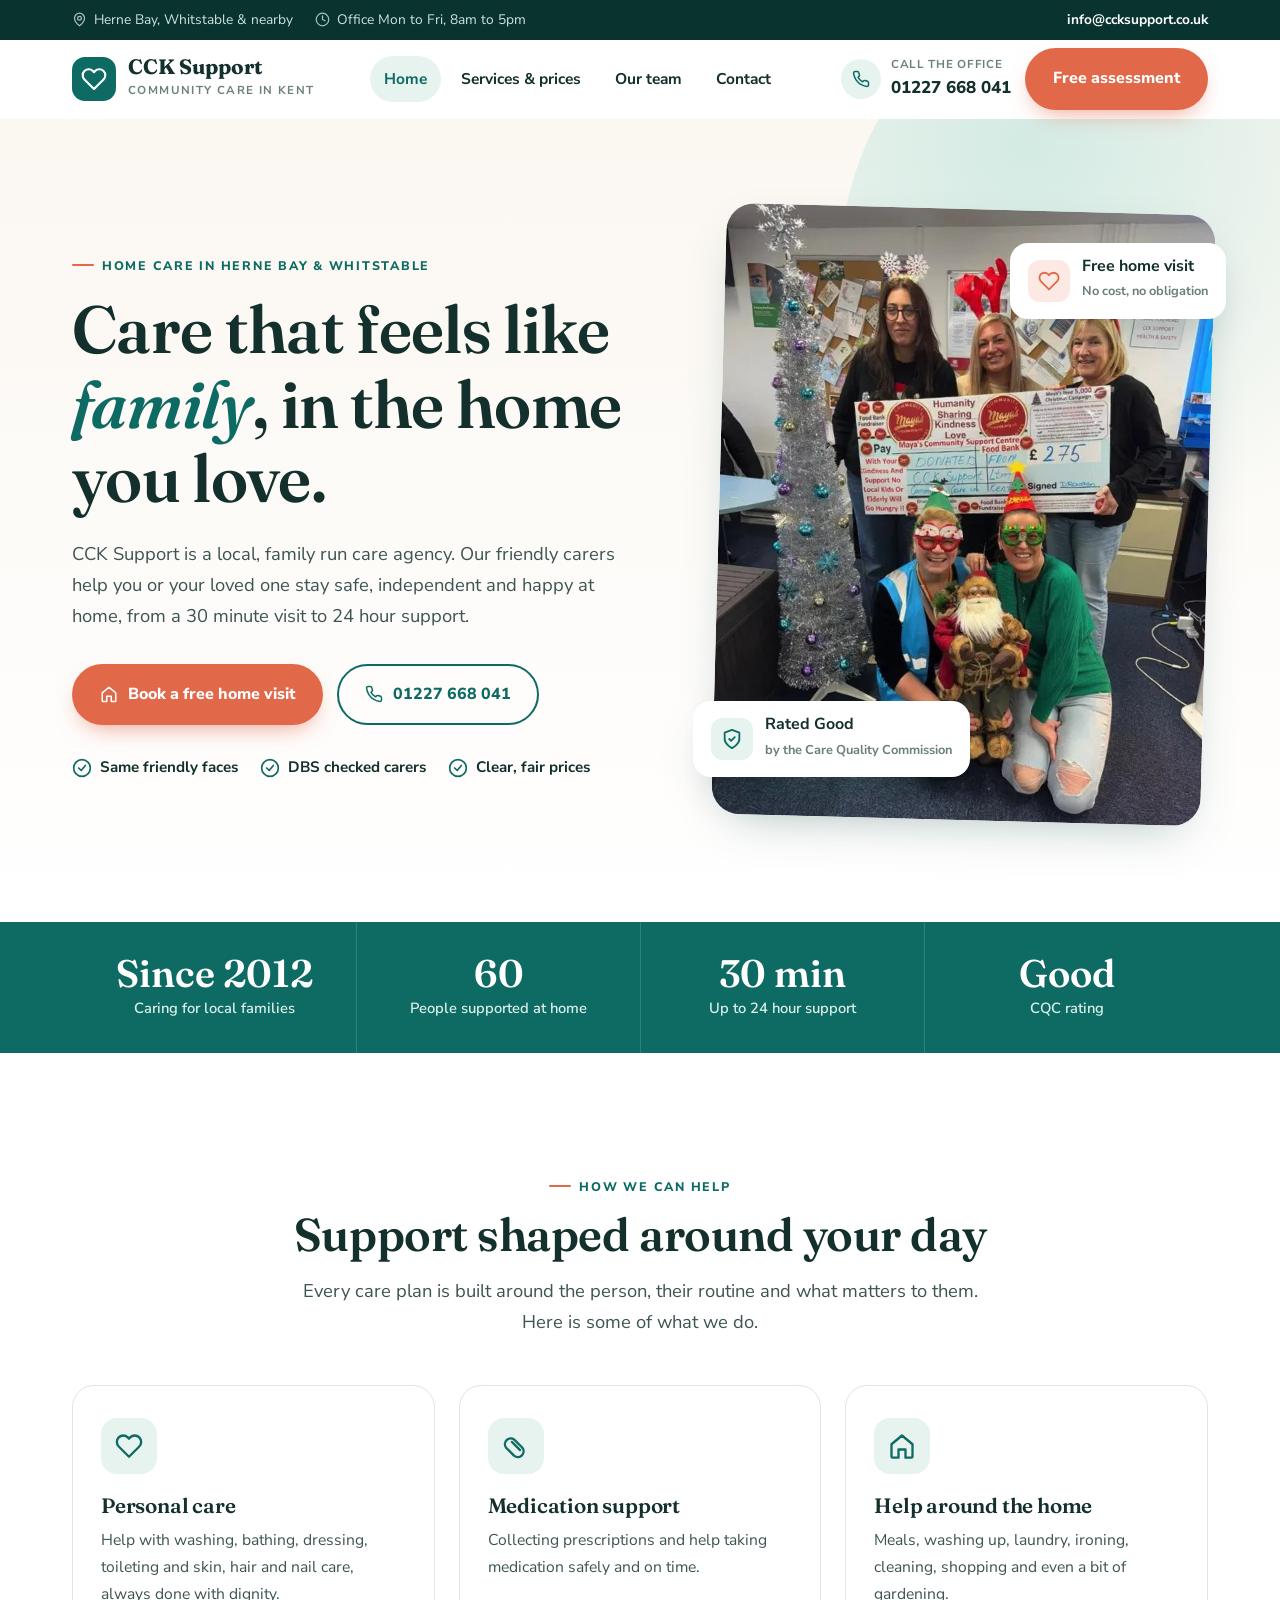
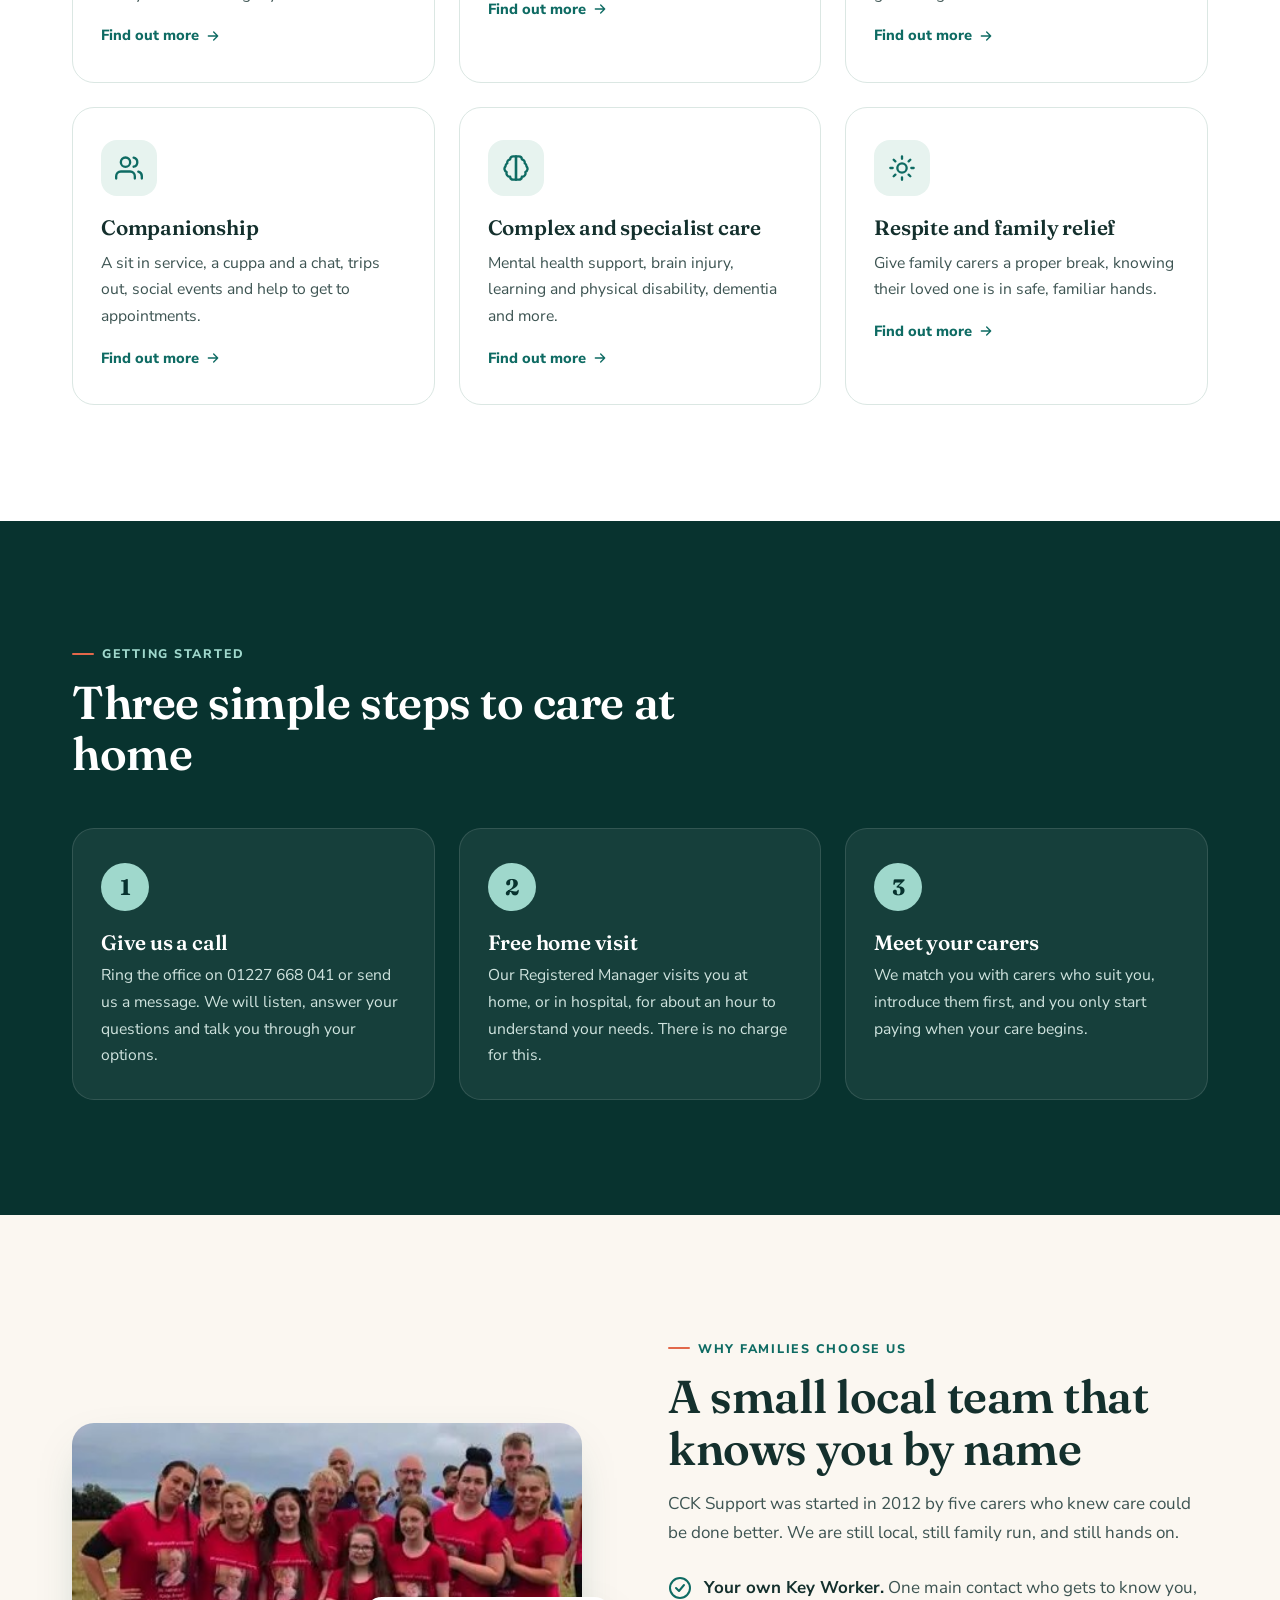
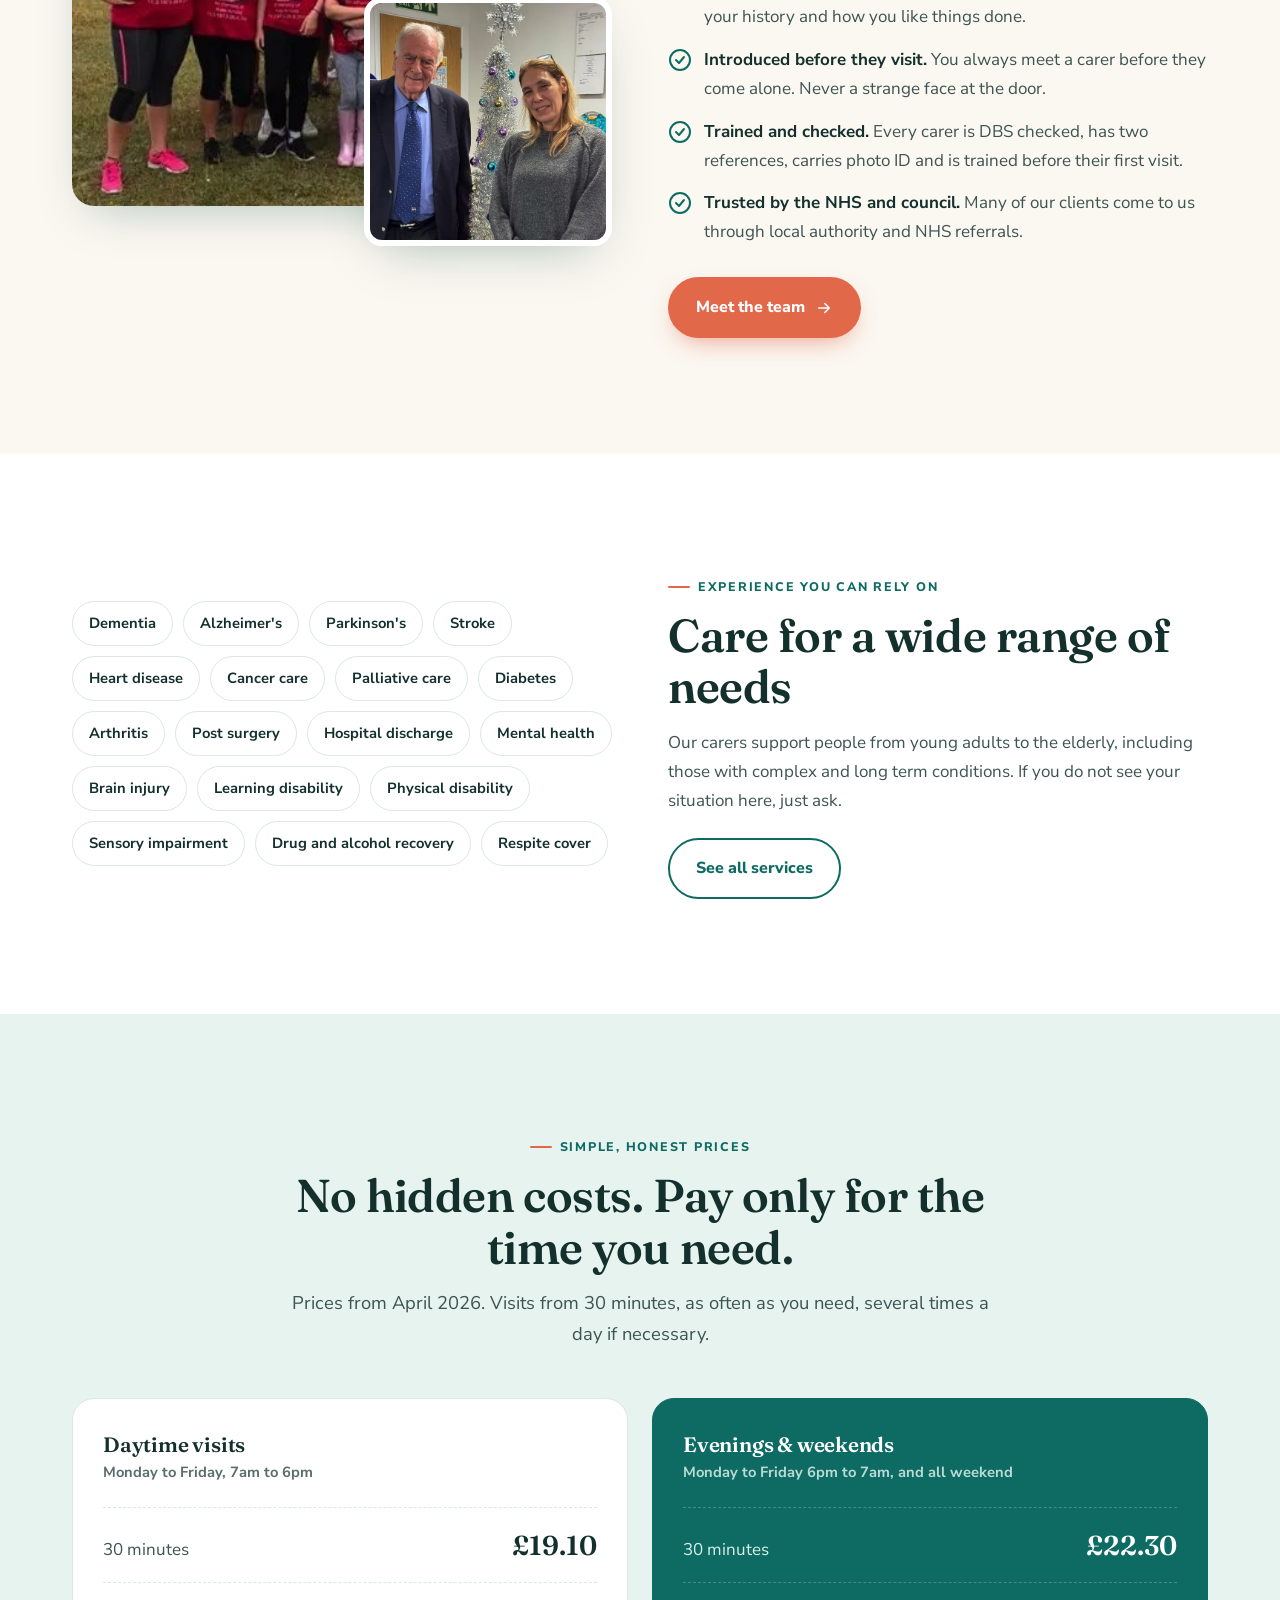
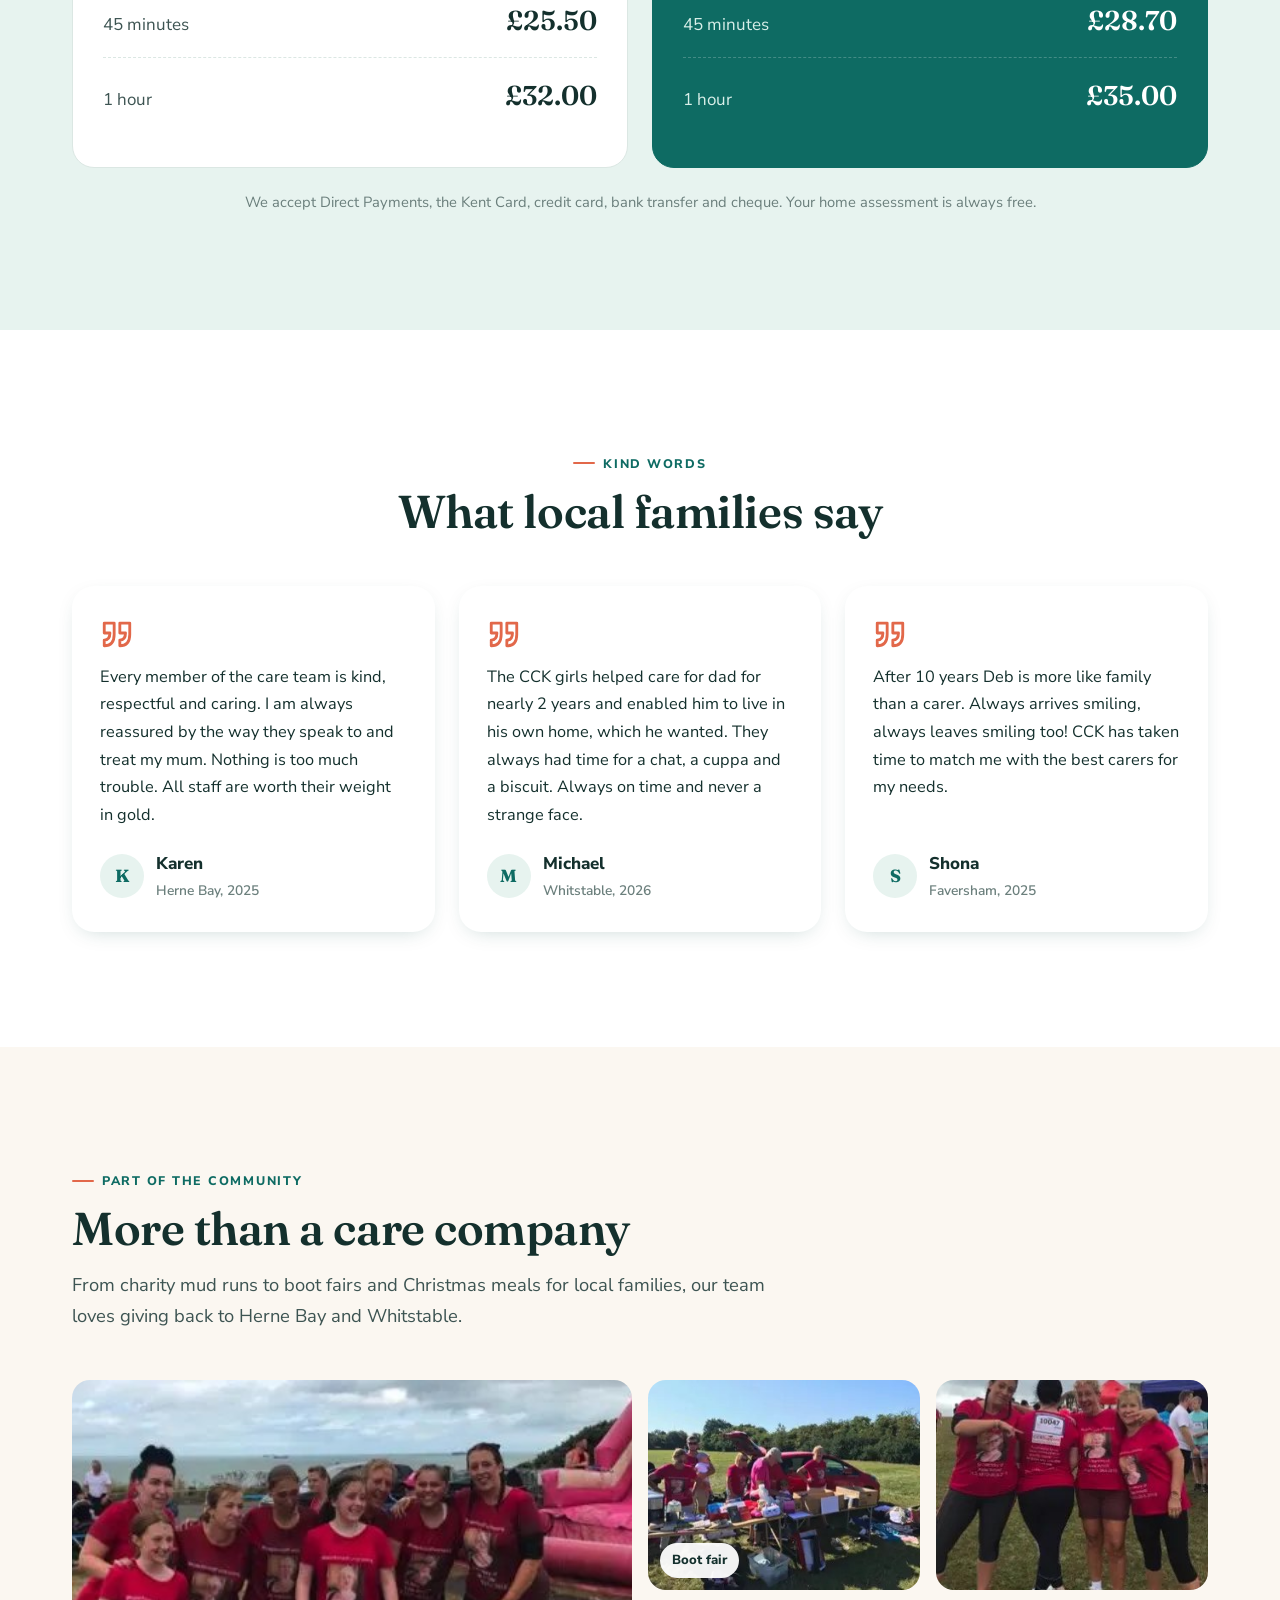
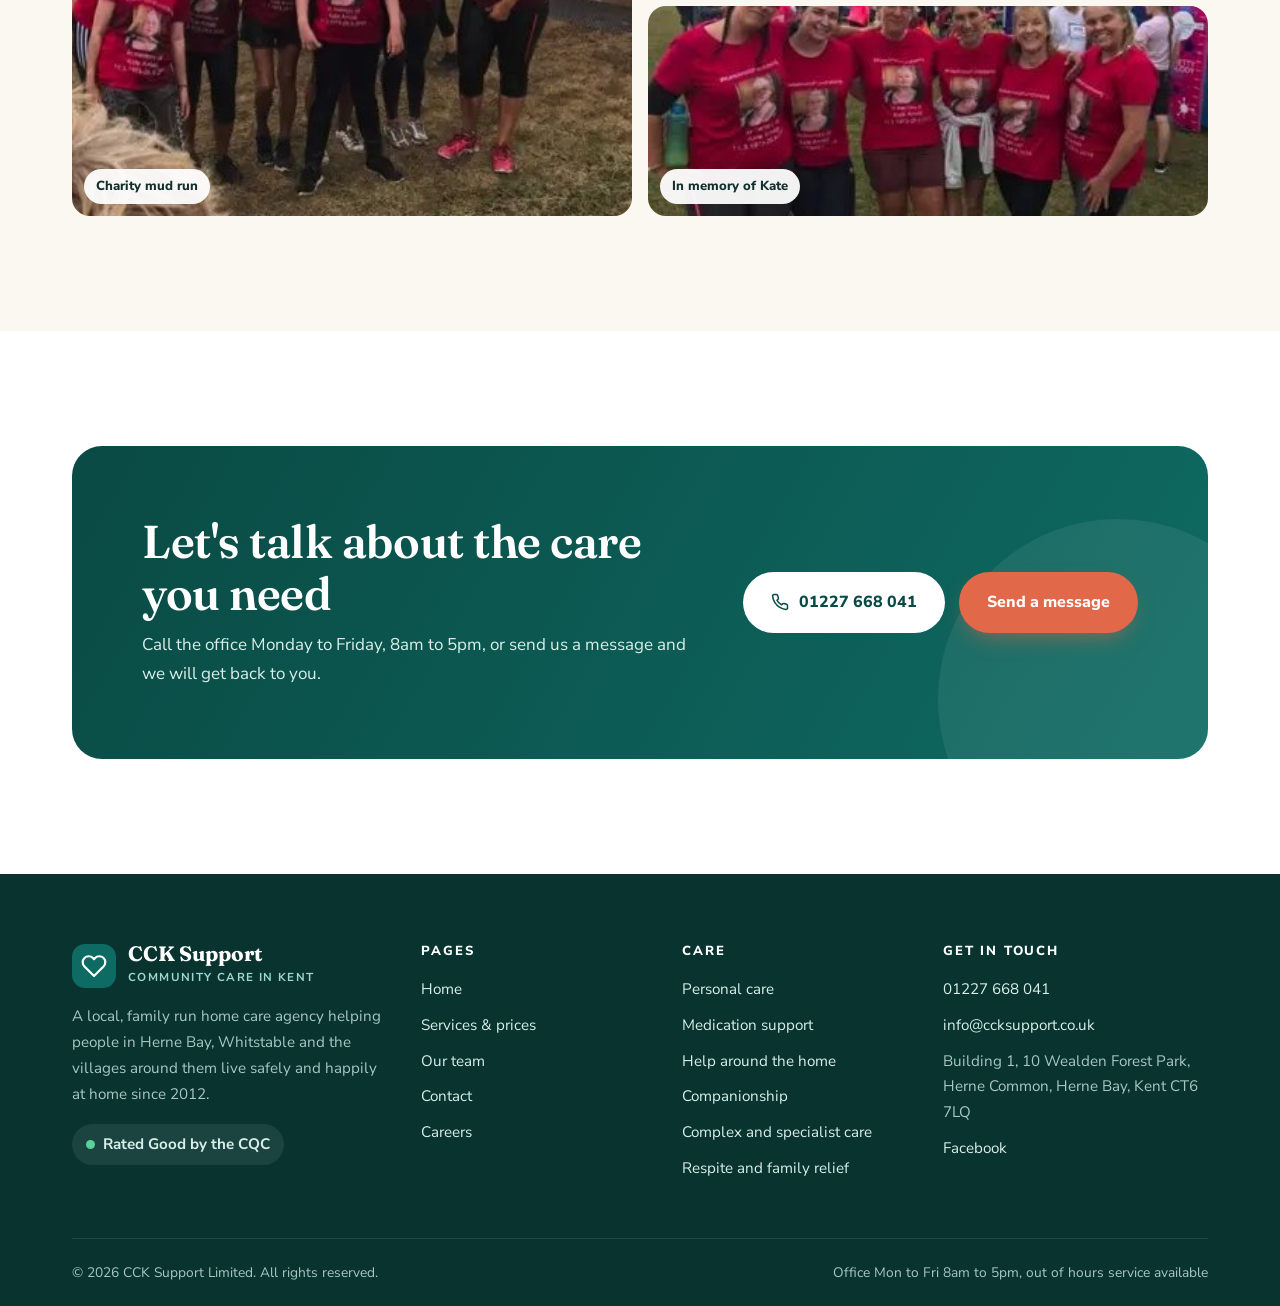
<file: sites/cck-support/index.html>
<!doctype html>
<html lang="en-GB">
<head>
<meta charset="utf-8">
<meta name="viewport" content="width=device-width, initial-scale=1">
<meta name="robots" content="noindex, nofollow">
<title>CCK Support | Home Care in Herne Bay &amp; Whitstable</title>
<meta name="description" content="Family run home care in Herne Bay, Whitstable and nearby villages since 2012. Personal care, companionship, respite and specialist support. Rated Good by the CQC.">
<link rel="stylesheet" href="style.css">
<script src="app.js" defer></script>
</head>
<body data-page="index">
<div id="site-header"></div>

<main>
  <section class="hero">
    <div class="wrap">
      <div>
        <span class="eyebrow">Home care in Herne Bay &amp; Whitstable</span>
        <h1 data-split style="margin-top:16px">Care that feels like <em>family</em>, in the home you love.</h1>
        <p class="lead">CCK Support is a local, family run care agency. Our friendly carers help you or your loved one stay safe, independent and happy at home, from a 30 minute visit to 24 hour support.</p>
        <div class="btns">
          <a class="btn btn-primary" href="contact.html"><span data-icon="home"></span> Book a free home visit</a>
          <a class="btn btn-ghost" data-tel href="#"><span data-icon="phone"></span> 01227 668 041</a>
        </div>
        <ul class="hero-checks">
          <li><span data-icon="check"></span> Same friendly faces</li>
          <li><span data-icon="check"></span> DBS checked carers</li>
          <li><span data-icon="check"></span> Clear, fair prices</li>
        </ul>
      </div>
      <div class="hero-art">
        <div class="hero-photo"><img src="img/team-christmas.jpg" alt="The CCK Support team in the office at Christmas" width="606" height="808"></div>
        <a class="hero-badge hb-1" href="https://www.cqc.org.uk/location/1-3099563436" target="_blank" rel="noopener">
          <span class="ic" data-icon="shield"></span>
          <span><b>Rated Good</b><small>by the Care Quality Commission</small></span>
        </a>
        <div class="hero-badge hb-2">
          <span class="ic" data-icon="heart"></span>
          <span><b>Free home visit</b><small>No cost, no obligation</small></span>
        </div>
      </div>
    </div>
  </section>

  <section class="trust">
    <div class="wrap reveal">
      <div class="trust-item"><b>Since 2012</b><span>Caring for local families</span></div>
      <!-- CONFIRM: "approximately 60 service users" is from their About page; check the current number -->
      <div class="trust-item"><b><span data-count="60">60</span></b><span>People supported at home</span></div>
      <div class="trust-item"><b>30 min</b><span>Up to 24 hour support</span></div>
      <div class="trust-item"><b>Good</b><span>CQC rating</span></div>
    </div>
  </section>

  <section class="section">
    <div class="wrap">
      <div class="section-head center reveal">
        <span class="eyebrow">How we can help</span>
        <h2>Support shaped around your day</h2>
        <p class="lead">Every care plan is built around the person, their routine and what matters to them. Here is some of what we do.</p>
      </div>
      <div class="grid g-3" data-services="links"></div>
    </div>
  </section>

  <section class="section bg-dark">
    <div class="wrap">
      <div class="section-head reveal">
        <span class="eyebrow">Getting started</span>
        <h2>Three simple steps to care at home</h2>
      </div>
      <div class="steps">
        <div class="step reveal d1"><h3>Give us a call</h3><p>Ring the office on 01227 668 041 or send us a message. We will listen, answer your questions and talk you through your options.</p></div>
        <div class="step reveal d2"><h3>Free home visit</h3><p>Our Registered Manager visits you at home, or in hospital, for about an hour to understand your needs. There is no charge for this.</p></div>
        <div class="step reveal d3"><h3>Meet your carers</h3><p>We match you with carers who suit you, introduce them first, and you only start paying when your care begins.</p></div>
      </div>
    </div>
  </section>

  <section class="section bg-cream">
    <div class="wrap split">
      <div class="photo-stack reveal">
        <div class="p1"><img src="img/mud-run-group.jpg" alt="CCK Support carers and families together at a charity mud run" width="414" height="311" loading="lazy"></div>
        <div class="p2"><img src="img/susanne-roger-gale.jpg" alt="Registered Manager Susanne Wild with local MP Sir Roger Gale" width="635" height="846" loading="lazy"></div>
      </div>
      <div class="reveal d1">
        <span class="eyebrow">Why families choose us</span>
        <h2 style="margin:12px 0 16px">A small local team that knows you by name</h2>
        <p>CCK Support was started in 2012 by five carers who knew care could be done better. We are still local, still family run, and still hands on.</p>
        <ul class="ticks">
          <li><span data-icon="check"></span><span><b>Your own Key Worker.</b> One main contact who gets to know you, your history and how you like things done.</span></li>
          <li><span data-icon="check"></span><span><b>Introduced before they visit.</b> You always meet a carer before they come alone. Never a strange face at the door.</span></li>
          <li><span data-icon="check"></span><span><b>Trained and checked.</b> Every carer is DBS checked, has two references, carries photo ID and is trained before their first visit.</span></li>
          <li><span data-icon="check"></span><span><b>Trusted by the NHS and council.</b> Many of our clients come to us through local authority and NHS referrals.</span></li>
        </ul>
        <a class="btn btn-primary" href="team.html">Meet the team <span data-icon="arrow"></span></a>
      </div>
    </div>
  </section>

  <section class="section">
    <div class="wrap split rev">
      <div class="reveal">
        <span class="eyebrow">Experience you can rely on</span>
        <h2 style="margin:12px 0 16px">Care for a wide range of needs</h2>
        <p>Our carers support people from young adults to the elderly, including those with complex and long term conditions. If you do not see your situation here, just ask.</p>
        <p style="margin-top:22px"><a class="btn btn-ghost" href="services.html">See all services</a></p>
      </div>
      <div class="chips reveal d1">
        <span class="chip">Dementia</span><span class="chip">Alzheimer's</span><span class="chip">Parkinson's</span><span class="chip">Stroke</span>
        <span class="chip">Heart disease</span><span class="chip">Cancer care</span><span class="chip">Palliative care</span><span class="chip">Diabetes</span>
        <span class="chip">Arthritis</span><span class="chip">Post surgery</span><span class="chip">Hospital discharge</span><span class="chip">Mental health</span>
        <span class="chip">Brain injury</span><span class="chip">Learning disability</span><span class="chip">Physical disability</span><span class="chip">Sensory impairment</span>
        <span class="chip">Drug and alcohol recovery</span><span class="chip">Respite cover</span>
      </div>
    </div>
  </section>

  <section class="section bg-mint">
    <div class="wrap">
      <div class="section-head center reveal">
        <span class="eyebrow">Simple, honest prices</span>
        <h2>No hidden costs. Pay only for the time you need.</h2>
        <p class="lead">Prices from April 2026. Visits from 30 minutes, as often as you need, several times a day if necessary.</p>
      </div>
      <div class="prices">
        <div class="price-card reveal d1">
          <h3>Daytime visits</h3>
          <p class="when">Monday to Friday, 7am to 6pm</p>
          <div class="price-row"><span>30 minutes</span><b>&pound;19.10</b></div>
          <div class="price-row"><span>45 minutes</span><b>&pound;25.50</b></div>
          <div class="price-row"><span>1 hour</span><b>&pound;32.00</b></div>
        </div>
        <div class="price-card feature reveal d2">
          <h3>Evenings &amp; weekends</h3>
          <p class="when">Monday to Friday 6pm to 7am, and all weekend</p>
          <div class="price-row"><span>30 minutes</span><b>&pound;22.30</b></div>
          <div class="price-row"><span>45 minutes</span><b>&pound;28.70</b></div>
          <div class="price-row"><span>1 hour</span><b>&pound;35.00</b></div>
        </div>
      </div>
      <p class="center price-note reveal">We accept Direct Payments, the Kent Card, credit card, bank transfer and cheque. Your home assessment is always free.</p>
    </div>
  </section>

  <section class="section">
    <div class="wrap">
      <div class="section-head center reveal">
        <span class="eyebrow">Kind words</span>
        <h2>What local families say</h2>
      </div>
      <div class="quotes">
        <blockquote class="quote reveal d1">
          <span data-icon="quote"></span>
          <p>Every member of the care team is kind, respectful and caring. I am always reassured by the way they speak to and treat my mum. Nothing is too much trouble. All staff are worth their weight in gold.</p>
          <footer><span class="avatar">K</span><div>Karen<span>Herne Bay, 2025</span></div></footer>
        </blockquote>
        <blockquote class="quote reveal d2">
          <span data-icon="quote"></span>
          <p>The CCK girls helped care for dad for nearly 2 years and enabled him to live in his own home, which he wanted. They always had time for a chat, a cuppa and a biscuit. Always on time and never a strange face.</p>
          <footer><span class="avatar">M</span><div>Michael<span>Whitstable, 2026</span></div></footer>
        </blockquote>
        <blockquote class="quote reveal d3">
          <span data-icon="quote"></span>
          <p>After 10 years Deb is more like family than a carer. Always arrives smiling, always leaves smiling too! CCK has taken time to match me with the best carers for my needs.</p>
          <footer><span class="avatar">S</span><div>Shona<span>Faversham, 2025</span></div></footer>
        </blockquote>
      </div>
    </div>
  </section>

  <section class="section bg-cream">
    <div class="wrap">
      <div class="section-head reveal">
        <span class="eyebrow">Part of the community</span>
        <h2>More than a care company</h2>
        <p class="lead">From charity mud runs to boot fairs and Christmas meals for local families, our team loves giving back to Herne Bay and Whitstable.</p>
      </div>
      <div class="gallery reveal">
        <figure class="wide tall"><img src="img/mud-run-after.jpg" alt="The CCK team after the charity mud run" loading="lazy"><figcaption>Charity mud run</figcaption></figure>
        <figure><img src="img/boot-fair.jpg" alt="CCK fundraising boot fair stall" loading="lazy"><figcaption>Boot fair</figcaption></figure>
        <figure><img src="img/mud-run-family.jpg" alt="Team members at the mud run" loading="lazy"></figure>
        <figure class="wide"><img src="img/mud-run-team.jpg" alt="Sixteen of the CCK team who ran for charity" loading="lazy"><figcaption>In memory of Kate</figcaption></figure>
      </div>
    </div>
  </section>

  <section class="section">
    <div class="wrap">
      <div class="cta-band reveal">
        <div>
          <h2>Let's talk about the care you need</h2>
          <p style="margin-top:12px">Call the office Monday to Friday, 8am to 5pm, or send us a message and we will get back to you.</p>
        </div>
        <div class="btns">
          <a class="btn btn-light" data-tel href="#"><span data-icon="phone"></span> 01227 668 041</a>
          <a class="btn btn-primary" href="contact.html">Send a message</a>
        </div>
      </div>
    </div>
  </section>
</main>

<div id="site-footer"></div>
</body>
</html>
</file>
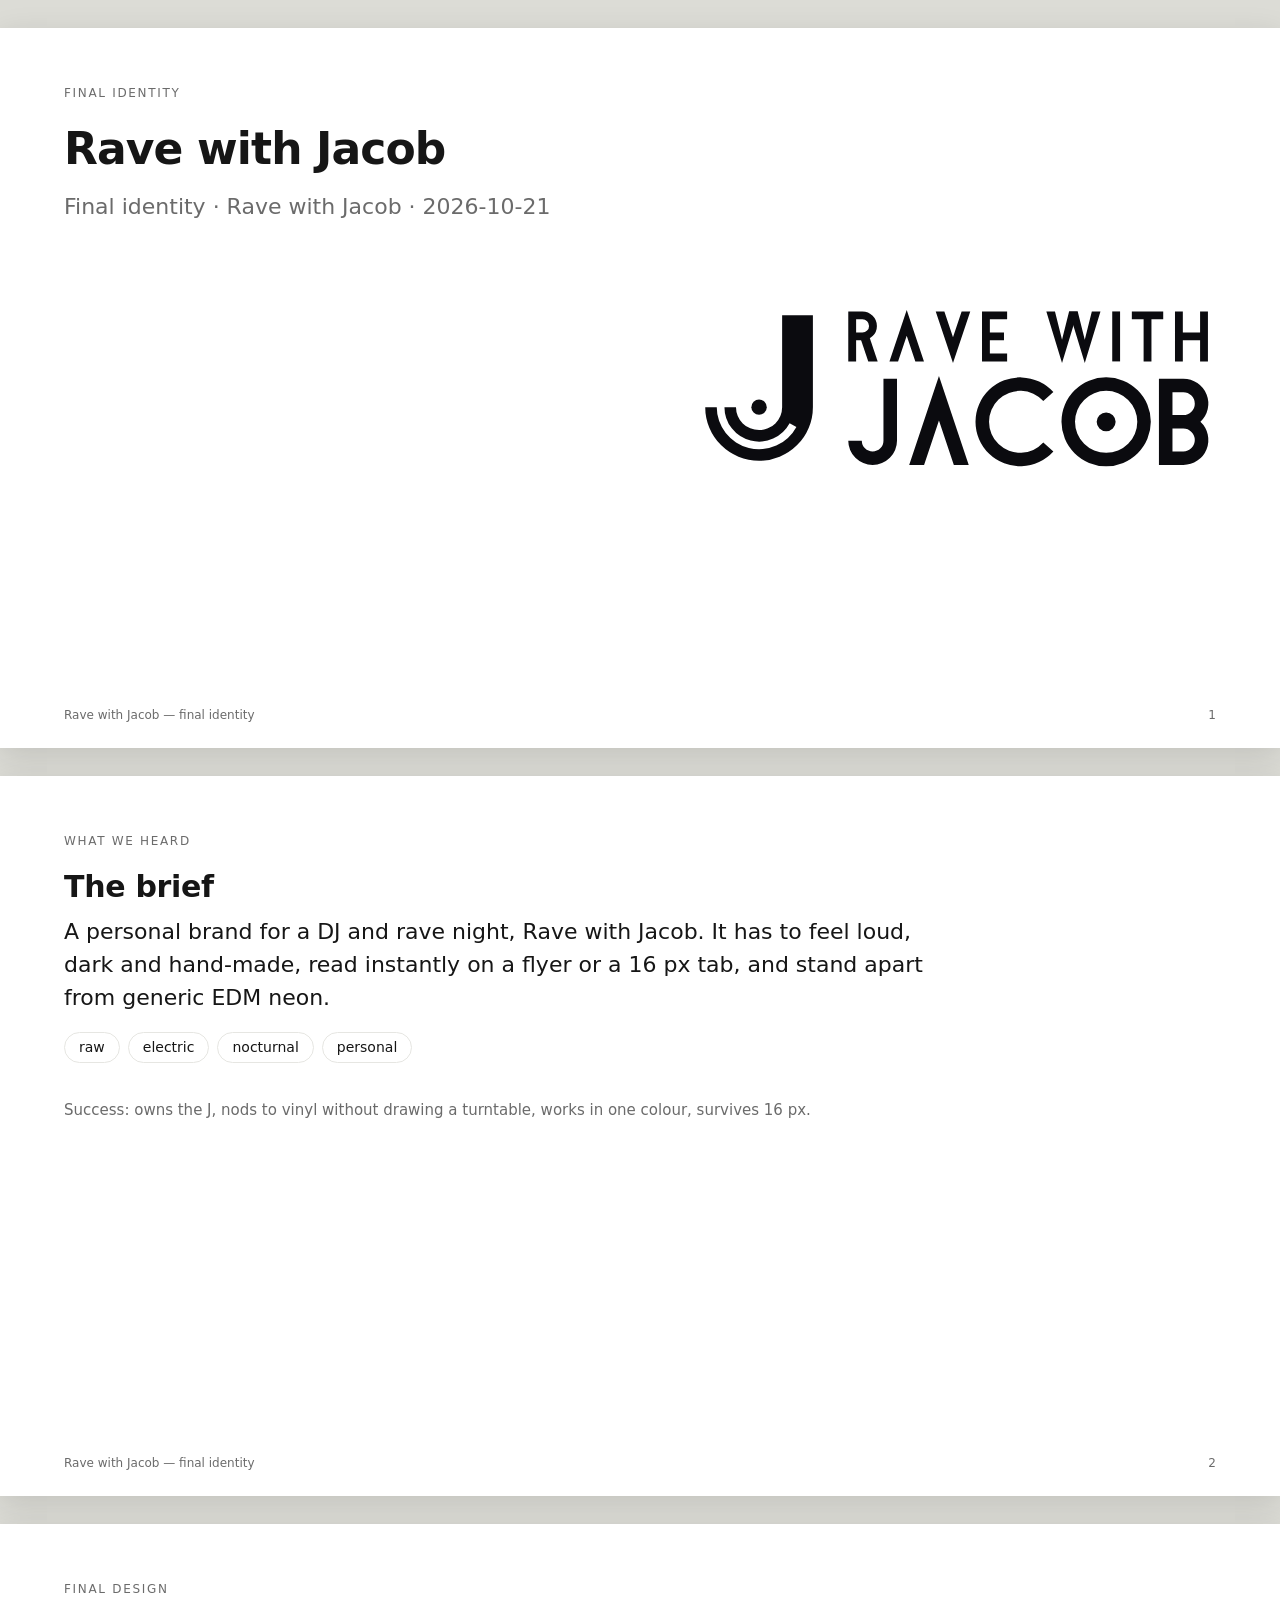
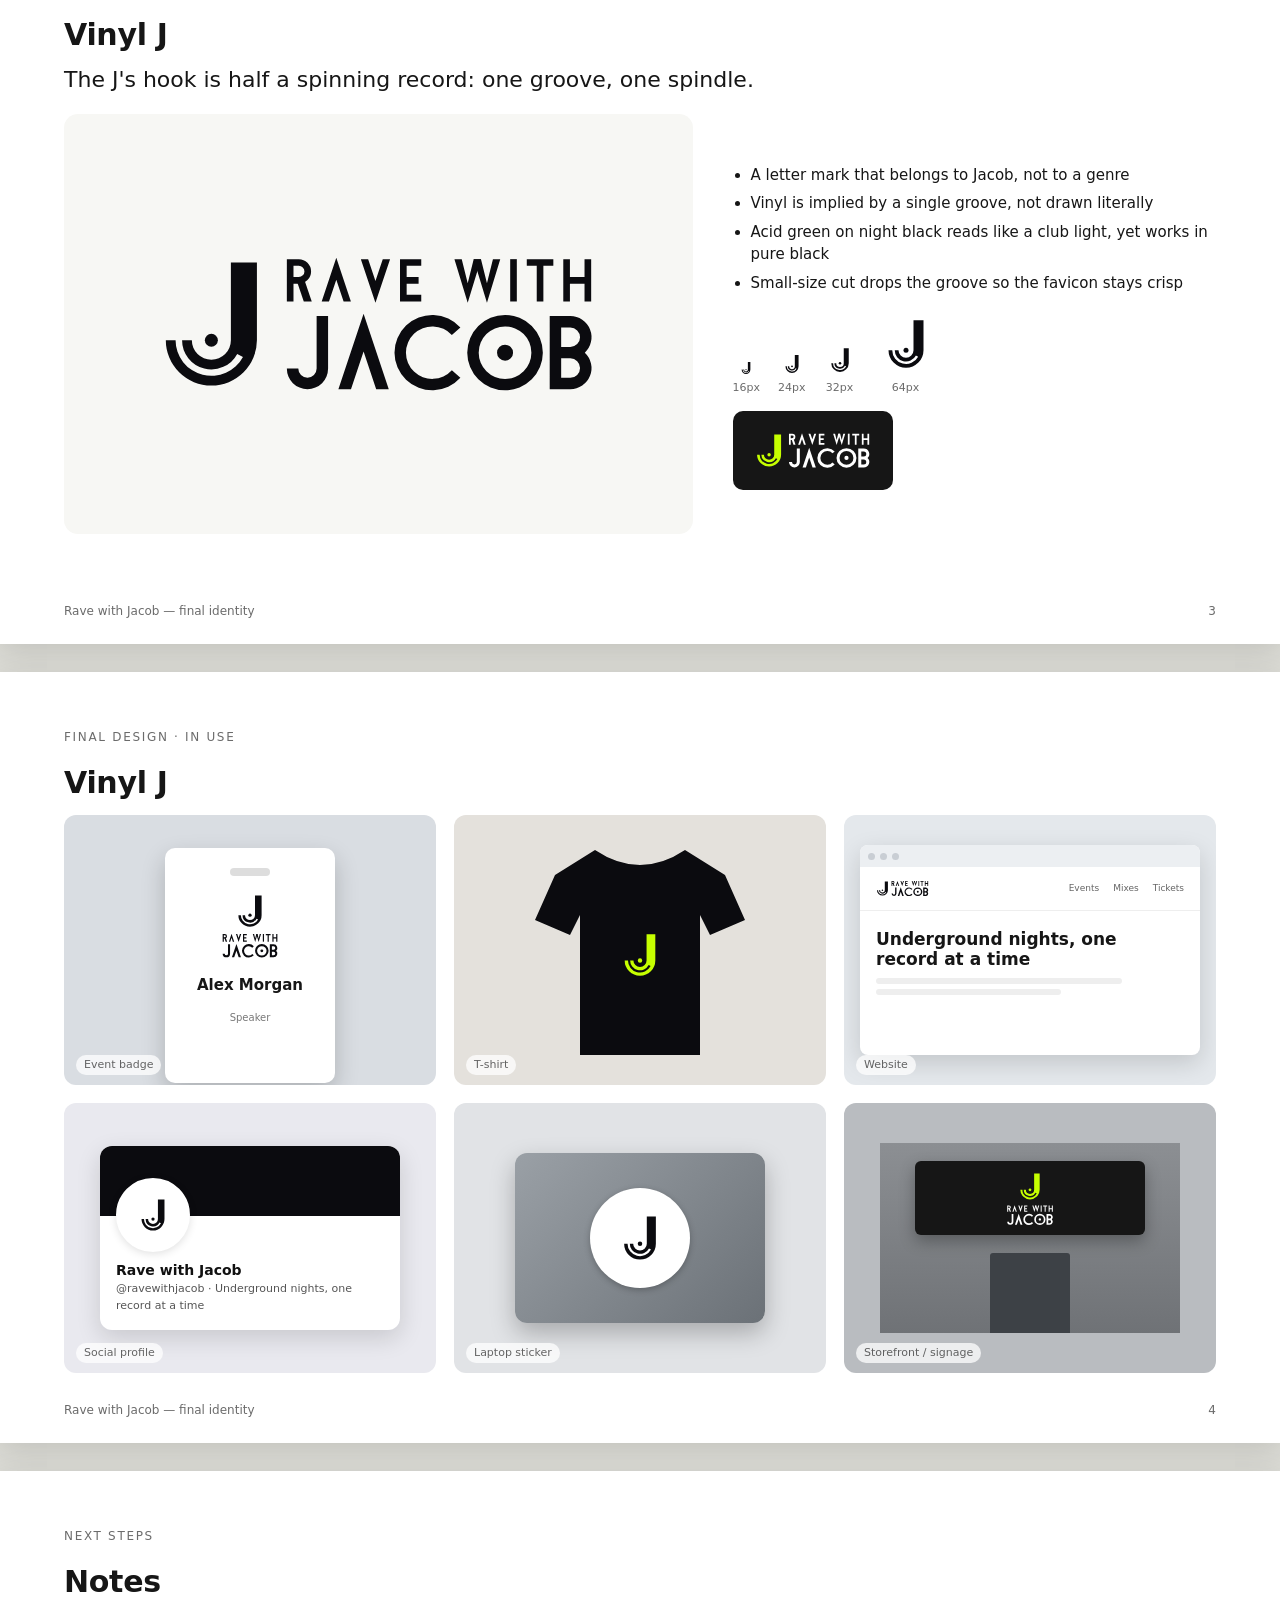
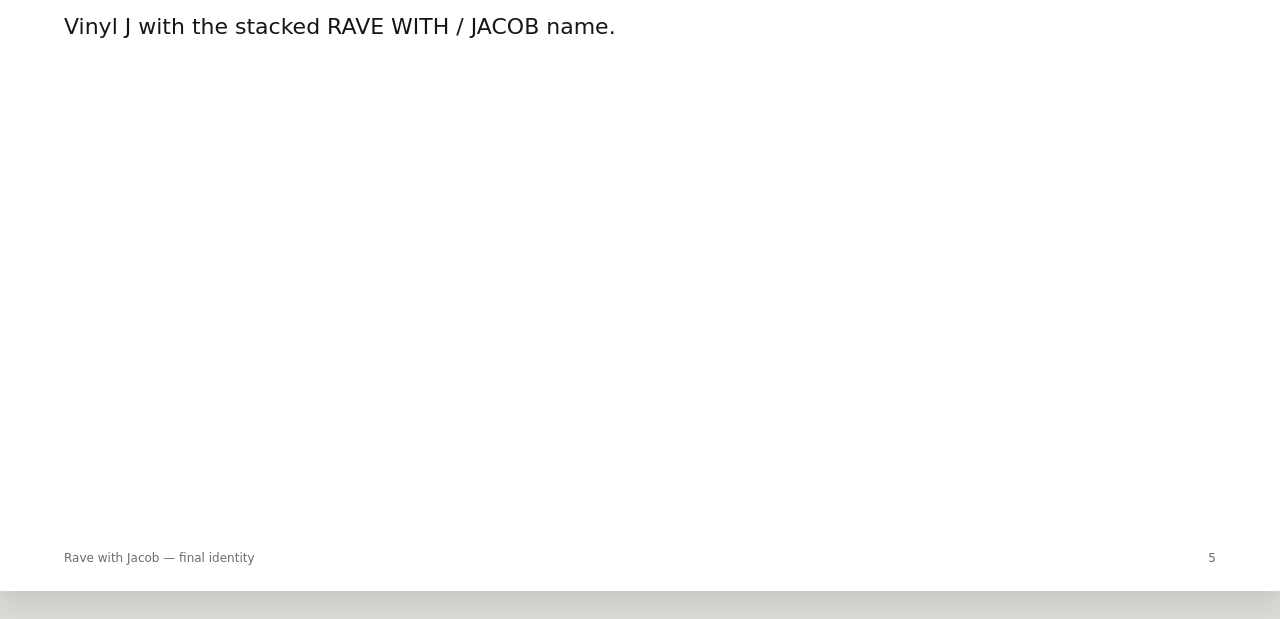
<file: brand/rave-with-jacob/presentation.html>
<!doctype html><html lang='en'><head><meta charset='utf-8'><title>Rave with Jacob — final identity</title><style>
:root{--ink:#161616;--muted:#6b6b6b;--line:#e6e6e2;--paper:#f7f7f4}
*{box-sizing:border-box}body{margin:0;background:#dcdcd6;font:15px/1.5 system-ui,-apple-system,Segoe UI,sans-serif;color:var(--ink)}
.slide{width:1280px;min-height:720px;margin:28px auto;background:#fff;box-shadow:0 8px 30px rgba(0,0,0,.12);padding:56px 64px 70px;position:relative;overflow:hidden}
.slide h1{font-size:44px;margin:0 0 8px;letter-spacing:-.02em}.slide h2{font-size:30px;margin:0 0 6px;letter-spacing:-.01em}
.kicker{font-size:12px;letter-spacing:.14em;text-transform:uppercase;color:var(--muted);margin-bottom:14px}
.idea{font-size:22px;max-width:900px;margin:6px 0 18px}.muted{color:var(--muted)}
.foot{position:absolute;left:64px;right:64px;bottom:24px;display:flex;justify-content:space-between;font-size:12px;color:var(--muted)}
.hero{display:grid;grid-template-columns:1.3fr 1fr;gap:40px;align-items:center}
.stage{height:420px;background:var(--paper);border-radius:14px;display:flex;align-items:center;justify-content:center}
.stage img{max-width:70%;max-height:62%}
ul.rat{padding-left:18px;margin:0}ul.rat li{margin:6px 0}
.sizes{display:flex;gap:18px;align-items:flex-end;margin-top:18px}.sizes div{display:flex;flex-direction:column;align-items:center;gap:4px;font-size:11px;color:var(--muted)}
.rev{background:#161616;border-radius:10px;padding:18px 22px;display:inline-flex;margin-top:14px}
.mock{display:grid;grid-template-columns:repeat(3,1fr);gap:18px;margin-top:10px}
.m{height:270px;border-radius:12px;overflow:hidden;position:relative;display:flex;align-items:center;justify-content:center}
.m .lbl{position:absolute;left:12px;bottom:10px;font-size:11px;color:rgba(0,0,0,.6);background:rgba(255,255,255,.75);padding:2px 8px;border-radius:20px}
.bc{width:250px;height:143px;background:#fff;border-radius:5px;box-shadow:0 10px 26px rgba(0,0,0,.22);padding:16px;display:flex;flex-direction:column;justify-content:space-between;transform:translate(-50px,-38px) rotate(-4deg)}
.bc2{position:absolute;width:250px;height:143px;border-radius:5px;transform:translate(70px,52px) rotate(6deg);box-shadow:0 10px 26px rgba(0,0,0,.25);display:flex;align-items:center;justify-content:center}
.bc .t{font-size:9px;line-height:1.5;color:#333}
.phone{width:150px;height:224px;margin-bottom:14px;border-radius:24px;background:#10151c;padding:9px;box-shadow:0 10px 30px rgba(0,0,0,.3)}
.screen{width:100%;height:100%;border-radius:16px;background:linear-gradient(170deg,#e9edf1,#cfd7df);display:grid;grid-template-columns:repeat(3,1fr);gap:9px;padding:16px 10px;align-content:start}
.ai{width:32px;height:32px;border-radius:8px;background:rgba(0,0,0,.08);justify-self:center}
.bigapp{display:flex;flex-direction:column;align-items:center;gap:10px;font-size:12px;font-weight:600;color:#333;margin-left:30px}
.bigapp .bi{width:108px;height:108px;border-radius:25px;display:flex;align-items:center;justify-content:center;box-shadow:0 12px 26px rgba(0,0,0,.2)}
.web{width:340px;height:210px;background:#fff;border-radius:8px;box-shadow:0 8px 24px rgba(0,0,0,.15);overflow:hidden}
.web .bar{height:22px;background:#eceff2;display:flex;gap:5px;align-items:center;padding:0 8px}.web .bar i{width:7px;height:7px;border-radius:50%;background:#c9ced4}
.web .nav{height:44px;display:flex;align-items:center;padding:0 16px;gap:14px;font-size:9px;color:#666;border-bottom:1px solid #eee}
.web .hero2{padding:18px 16px}.web .hero2 b{display:block;font-size:17px;line-height:1.2;margin-bottom:8px}.web .hero2 span{display:block;height:6px;background:#eee;border-radius:3px;margin:5px 0;width:80%}
.sign{width:300px;height:190px;background:linear-gradient(#8c8f93,#6f7276);display:flex;flex-direction:column;align-items:center;padding-top:18px}
.sign .board{width:230px;height:74px;border-radius:6px;display:flex;align-items:center;justify-content:center;box-shadow:0 6px 16px rgba(0,0,0,.3)}
.sign .door{width:80px;height:80px;margin-top:18px;background:#3d4146;border-radius:3px 3px 0 0}
.tote{width:180px;height:210px;background:#efe7d8;border-radius:4px 4px 10px 10px;position:relative;display:flex;align-items:center;justify-content:center;box-shadow:0 8px 20px rgba(0,0,0,.15);margin-top:40px}
.tote:before{content:"";position:absolute;top:-46px;left:50%;transform:translateX(-50%);width:84px;height:70px;border:9px solid #e3d8c3;border-bottom:none;border-radius:50px 50px 0 0}
.social{width:300px;background:#fff;border-radius:12px;box-shadow:0 8px 24px rgba(0,0,0,.14);overflow:hidden}
.social .cover{height:70px}.social .av{width:74px;height:74px;border-radius:50%;background:#fff;border:4px solid #fff;margin:-38px 0 0 16px;display:flex;align-items:center;justify-content:center;box-shadow:0 2px 8px rgba(0,0,0,.12);overflow:hidden}
.social .meta{padding:8px 16px 16px;font-size:11px;color:#555}.social .meta b{font-size:14px;color:#111;display:block}
.cup{position:relative;width:150px;height:200px;margin-top:30px}
.cup .body{position:absolute;inset:0;background:#f4f1ea;clip-path:polygon(0 0,100% 0,86% 100%,14% 100%);display:flex;align-items:center;justify-content:center;box-shadow:inset -18px 0 24px rgba(0,0,0,.06)}
.cup .lid{position:absolute;left:-8px;right:-8px;top:-22px;height:24px;border-radius:8px 8px 3px 3px;background:#2b2b2b}
.cup .sleeve{position:absolute;left:6%;right:6%;top:36%;height:34%;clip-path:polygon(0 0,100% 0,96% 100%,4% 100%);display:flex;align-items:center;justify-content:center}
.bag{position:relative;width:170px;height:230px;background:#e9e2d6;border-radius:6px 6px 10px 10px;box-shadow:0 12px 26px rgba(0,0,0,.2);display:flex;flex-direction:column;align-items:center;padding-top:38px;gap:14px}
.bag:before{content:"";position:absolute;top:0;left:0;right:0;height:22px;background:repeating-linear-gradient(90deg,rgba(0,0,0,.08) 0 4px,transparent 4px 8px);border-radius:6px 6px 0 0}
.bag .label{width:118px;height:118px;border-radius:50%;background:#fff;display:flex;align-items:center;justify-content:center}
.bag .t{font-size:8px;letter-spacing:.14em;color:#555;text-transform:uppercase;padding:0 12px;text-align:center;line-height:1.4}
.sbag{position:relative;width:180px;height:210px;box-shadow:0 12px 26px rgba(0,0,0,.2);display:flex;align-items:center;justify-content:center;margin-top:30px}
.sbag:before{content:"";position:absolute;top:-40px;left:50%;transform:translateX(-50%);width:70px;height:56px;border:5px solid #333;border-bottom:none;border-radius:40px 40px 0 0}
.box{width:220px;height:150px;background:#f3efe6;box-shadow:14px 14px 0 rgba(0,0,0,.08),0 12px 26px rgba(0,0,0,.18);display:flex;align-items:center;justify-content:center;border-top:14px solid rgba(0,0,0,.06)}
.readme{width:360px;background:#0d1117;border-radius:8px;box-shadow:0 8px 24px rgba(0,0,0,.25);padding:18px 20px;color:#c9d1d9;font-size:10px}
.readme .rh{display:flex;align-items:center;gap:10px;border-bottom:1px solid #30363d;padding-bottom:12px;margin-bottom:10px}
.readme .badges{display:flex;gap:6px;margin:8px 0}.readme .badges i{display:block;width:54px;height:12px;border-radius:3px;background:#238636}.readme .badges i:nth-child(2){background:#1f6feb}.readme .badges i:nth-child(3){background:#6e7681}
.readme .ln{height:6px;background:#21262d;border-radius:3px;margin:6px 0}
.term{width:360px;background:#1e1e1e;border-radius:8px;box-shadow:0 8px 24px rgba(0,0,0,.3);overflow:hidden;font:10px/1.6 ui-monospace,Menlo,monospace;color:#d4d4d4}
.term .tb{height:22px;background:#2d2d2d;display:flex;gap:5px;align-items:center;padding:0 8px}.term .tb i{width:8px;height:8px;border-radius:50%;background:#555}
.term .tbody{padding:14px 16px;display:flex;gap:14px;align-items:center}
.sticker{width:250px;height:170px;background:linear-gradient(135deg,#9aa0a6,#6b7177);border-radius:12px;display:flex;align-items:center;justify-content:center;box-shadow:0 10px 24px rgba(0,0,0,.25)}
.sticker .s{width:100px;height:100px;border-radius:50%;background:#fff;display:flex;align-items:center;justify-content:center;box-shadow:0 2px 6px rgba(0,0,0,.25)}
.shirt{width:210px;height:220px;display:flex;align-items:center;justify-content:center;position:relative}
.shirt svg{position:absolute;inset:0}
.badge{width:170px;height:235px;background:#fff;border-radius:10px;box-shadow:0 10px 24px rgba(0,0,0,.2);display:flex;flex-direction:column;align-items:center;padding:20px 14px;gap:14px;position:relative;margin-top:30px}
.badge:before{content:"";position:absolute;top:-60px;left:50%;width:22px;height:62px;transform:translateX(-50%)}
.badge .hole{width:40px;height:8px;border-radius:4px;background:#ddd}.badge .nm{font-size:15px;font-weight:600}.badge .rl{font-size:10px;color:#777}
.pcard{position:relative;width:300px;height:189px;border-radius:14px;box-shadow:0 14px 30px rgba(0,0,0,.28);font:600 12px ui-monospace,Menlo,monospace}
.pcard .chip{position:absolute;left:22px;top:76px;width:40px;height:30px;border-radius:6px;background:linear-gradient(135deg,#e9d8a6,#c9a95c)}
.pcard .num{position:absolute;left:22px;top:122px;letter-spacing:.12em;font-size:14px}
.pcard .holder{position:absolute;left:22px;bottom:18px;font-size:10px;letter-spacing:.14em;opacity:.85}
.pcard .brandline{position:absolute;right:20px;bottom:16px;font:700 13px system-ui,sans-serif;opacity:.9}
.tabbar{width:340px;background:#dfe1e5;border-radius:10px;padding:8px 8px 0}
.tab{width:230px;height:36px;background:#fff;border-radius:10px 10px 0 0;display:flex;align-items:center;gap:8px;padding:0 12px;font-size:11px;color:#333}
.addr{height:40px;background:#fff;display:flex;align-items:center;padding:0 12px;font-size:10px;color:#777;border-top:1px solid #eee}
.cmp{display:grid;gap:22px;margin-top:20px}.cmp .c{background:var(--paper);border-radius:12px;padding:22px;display:flex;flex-direction:column;align-items:center;gap:12px}
.cmp img{max-height:120px;max-width:80%}
img.g{filter:grayscale(1)}img.w{filter:brightness(0) invert(1)}img.k{filter:brightness(0)}
.adj span{display:inline-block;border:1px solid var(--line);border-radius:20px;padding:4px 14px;margin:0 8px 8px 0;font-size:14px}
</style></head><body><section class="slide"><div class="kicker">Final identity</div>
<h1>Rave with Jacob</h1><p class="idea muted">Final identity · Rave with Jacob · 2026-10-21</p>
<div style="position:absolute;right:64px;top:50%;transform:translateY(-50%);width:520px;height:300px;display:flex;align-items:center;justify-content:center"><img class="" src="[data-uri]" style="max-width:100%;max-height:100%"></div><p class="muted" style="max-width:720px;margin-top:120px"></p><div class="foot"><span>Rave with Jacob — final identity</span><span>1</span></div></section><section class="slide"><div class="kicker">What we heard</div><h2>The brief</h2>
<p class="idea">A personal brand for a DJ and rave night, Rave with Jacob. It has to feel loud, dark and hand-made, read instantly on a flyer or a 16 px tab, and stand apart from generic EDM neon.</p><div class="adj"><span>raw</span><span>electric</span><span>nocturnal</span><span>personal</span></div>
<p class="muted" style="margin-top:28px;max-width:860px">Success: owns the J, nods to vinyl without drawing a turntable, works in one colour, survives 16 px.</p><div class="foot"><span>Rave with Jacob — final identity</span><span>2</span></div></section><section class="slide"><div class="kicker">Final design</div><h2>Vinyl J</h2>
<p class="idea">The J&#x27;s hook is half a spinning record: one groove, one spindle.</p>
<div class="hero"><div class="stage"><img class="" src="[data-uri]"></div>
<div><ul class="rat"><li>A letter mark that belongs to Jacob, not to a genre</li><li>Vinyl is implied by a single groove, not drawn literally</li><li>Acid green on night black reads like a club light, yet works in pure black</li><li>Small-size cut drops the groove so the favicon stays crisp</li></ul><div class="sizes"><div><img class="" src="[data-uri]" style="height:16px">16px</div><div><img class="" src="[data-uri]" style="height:24px">24px</div><div><img class="" src="[data-uri]" style="height:32px">32px</div><div><img class="" src="[data-uri]" style="height:64px">64px</div></div><div class="rev"><img class="" src="[data-uri]" style="max-height:44px;max-width:300px"></div></div></div>
<div class="foot"><span>Rave with Jacob — final identity</span><span>3</span></div></section><section class="slide"><div class="kicker">Final design · in use</div><h2>Vinyl J</h2>
<div class="mock"><div class="m" style="background:#d9dde2"><div class="badge"><div class="hole"></div><img class="" src="[data-uri]" style="max-height:70px;max-width:130px"><div class="nm">Alex Morgan</div><div class="rl">Speaker</div></div><span class="lbl">Event badge</span></div><div class="m" style="background:#e4e1dc"><div class="shirt"><svg viewBox="0 0 210 220"><path d="M60 10 L20 35 L0 80 L35 95 L45 75 L45 215 L165 215 L165 75 L175 95 L210 80 L190 35 L150 10 Q105 40 60 10 Z" fill="#0B0B0F"/></svg><img class="" src="[data-uri]" style="position:relative;max-height:56px;max-width:70px;margin-top:10px"></div><span class="lbl">T-shirt</span></div><div class="m" style="background:#e4e8ec"><div class="web"><div class="bar"><i></i><i></i><i></i></div><div class="nav"><img class="" src="[data-uri]" style="max-height:20px;max-width:110px"><span style="flex:1"></span><span>Events</span><span>Mixes</span><span>Tickets</span></div><div class="hero2"><b>Underground nights, one record at a time</b><span></span><span style="width:60%"></span></div></div><span class="lbl">Website</span></div><div class="m" style="background:#e9e9ef"><div class="social"><div class="cover" style="background:#0B0B0F"></div><div class="av"><img class="" src="[data-uri]" style="max-height:42px;max-width:50px"></div><div class="meta"><b>Rave with Jacob</b>@ravewithjacob · Underground nights, one record at a time</div></div><span class="lbl">Social profile</span></div><div class="m" style="background:#e1e3e6"><div class="sticker"><div class="s"><img class="" src="[data-uri]" style="max-height:58px;max-width:66px"></div></div><span class="lbl">Laptop sticker</span></div><div class="m" style="background:#b9bcc0"><div class="sign"><div class="board" style="background:#161616"><img class="" src="[data-uri]" style="max-height:58px;max-width:190px"></div><div class="door"></div></div><span class="lbl">Storefront / signage</span></div></div><div class="foot"><span>Rave with Jacob — final identity</span><span>4</span></div></section><section class="slide"><div class="kicker">Next steps</div><h2>Notes</h2>
<p class="idea">Vinyl J with the stacked RAVE WITH / JACOB name.</p>
<ul class="rat" style="margin-top:30px"></ul><div class="foot"><span>Rave with Jacob — final identity</span><span>5</span></div></section></body></html>
</file>
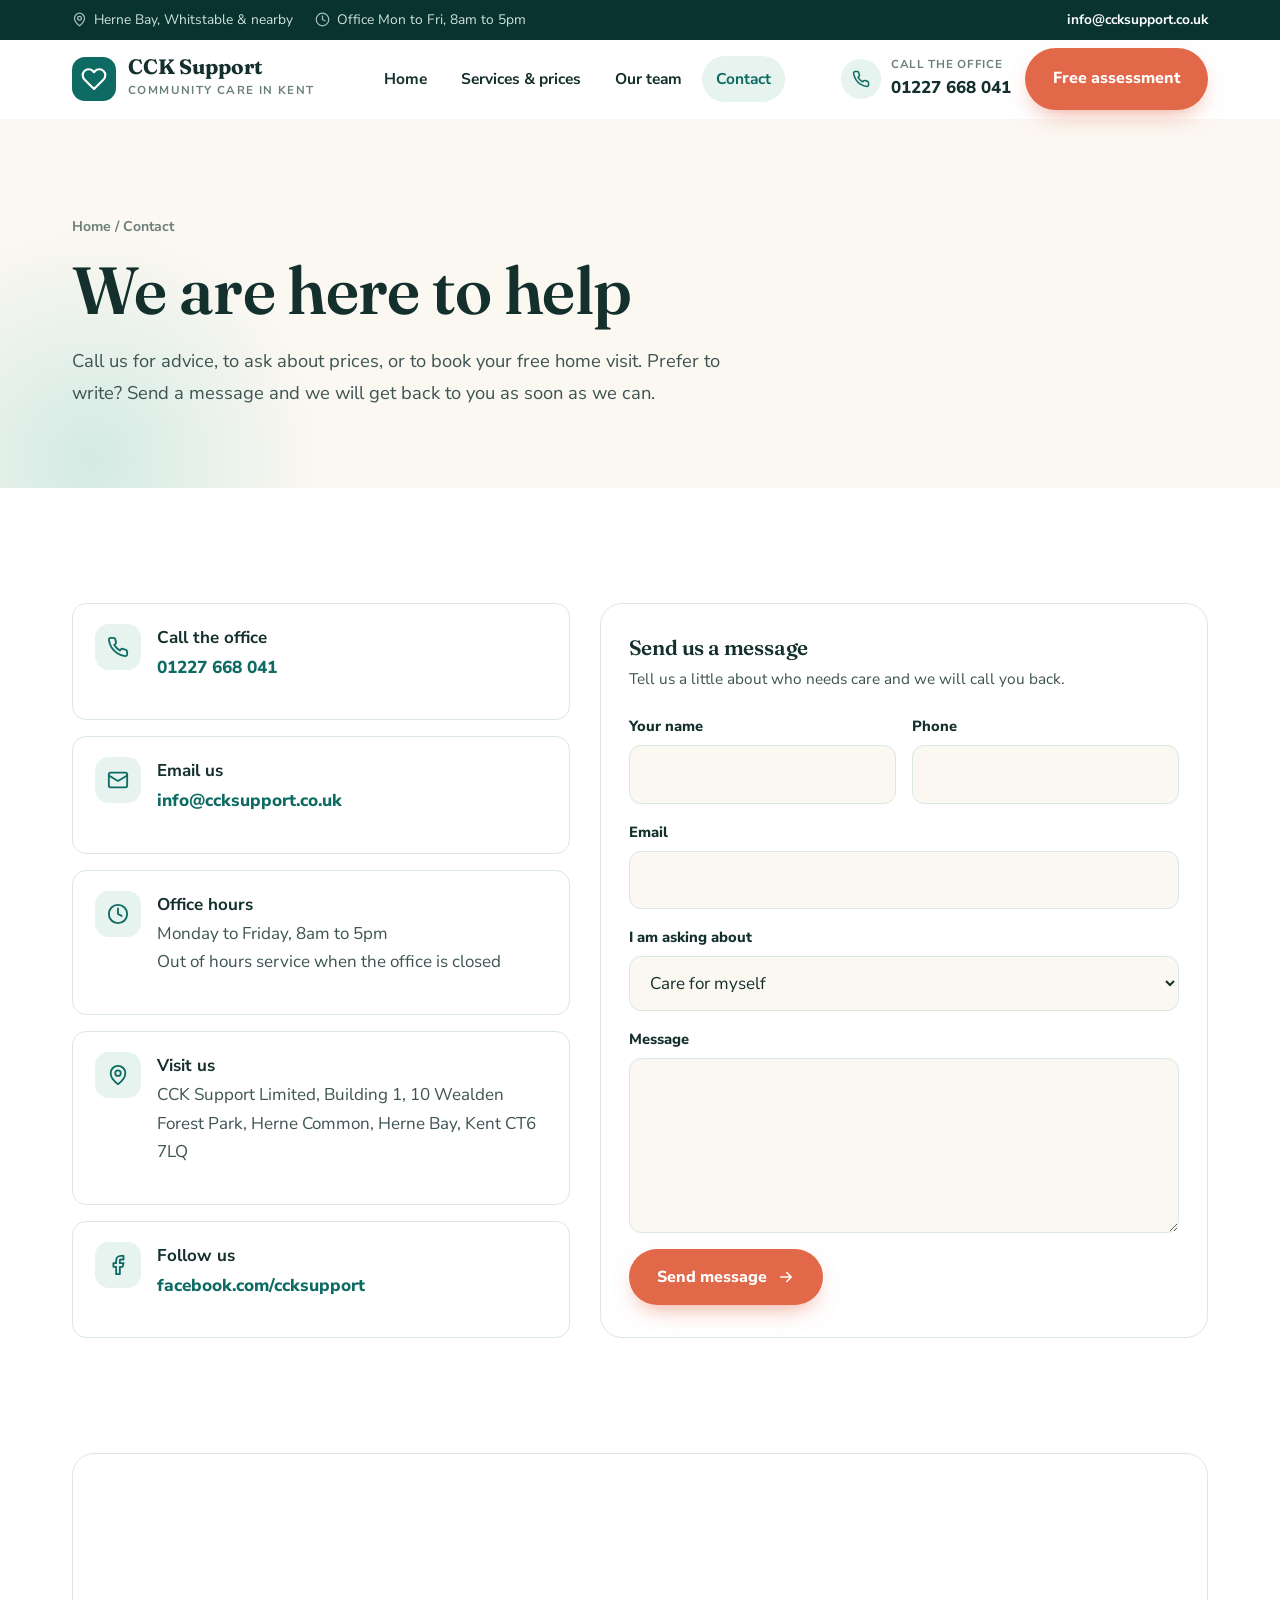
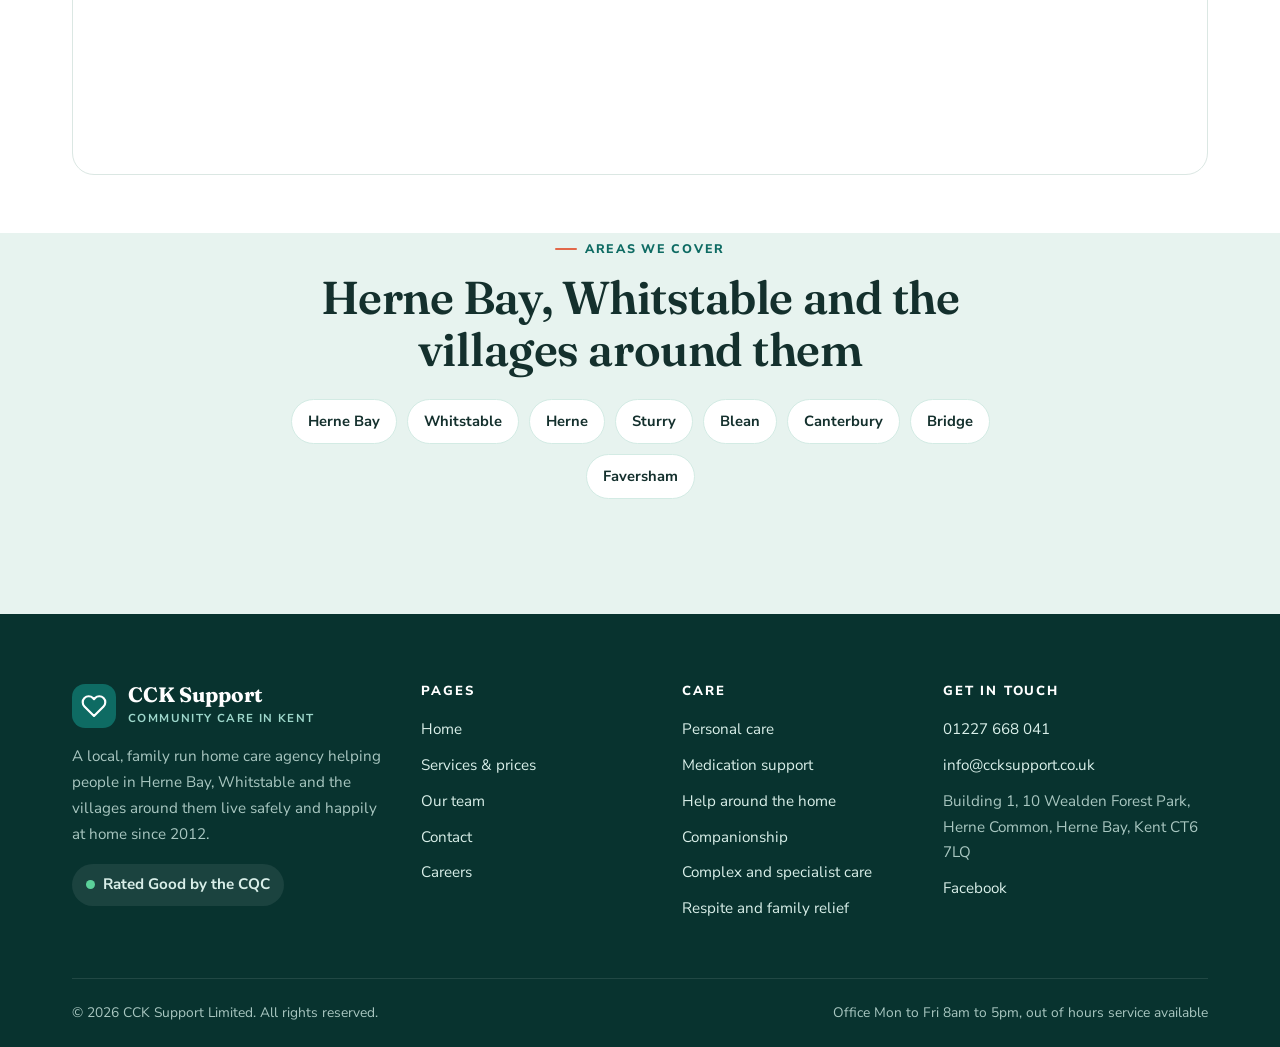
<file: sites/cck-support/contact.html>
<!doctype html>
<html lang="en-GB">
<head>
<meta charset="utf-8">
<meta name="viewport" content="width=device-width, initial-scale=1">
<meta name="robots" content="noindex, nofollow">
<title>Contact Us | CCK Support Home Care</title>
<meta name="description" content="Call CCK Support on 01227 668 041 or send us a message to book a free home care assessment in Herne Bay, Whitstable and nearby.">
<link rel="stylesheet" href="style.css">
<script src="app.js" defer></script>
</head>
<body data-page="contact">
<div id="site-header"></div>

<main>
  <section class="page-hero">
    <div class="wrap">
      <p class="crumbs"><a href="index.html">Home</a> / Contact</p>
      <h1 data-split>We are here to help</h1>
      <p class="lead">Call us for advice, to ask about prices, or to book your free home visit. Prefer to write? Send a message and we will get back to you as soon as we can.</p>
    </div>
  </section>

  <section class="section">
    <div class="wrap contact-grid">
      <ul class="info-list reveal">
        <li><span class="ic" data-icon="phone"></span><div><b>Call the office</b><a data-tel href="#">01227 668 041</a></div></li>
        <li><span class="ic" data-icon="mail"></span><div><b>Email us</b><a href="mailto:info@ccksupport.co.uk">info@ccksupport.co.uk</a></div></li>
        <li><span class="ic" data-icon="clock"></span><div><b>Office hours</b>Monday to Friday, 8am to 5pm<br>Out of hours service when the office is closed</div></li>
        <li><span class="ic" data-icon="pin"></span><div><b>Visit us</b>CCK Support Limited, Building 1, 10 Wealden Forest Park, Herne Common, Herne Bay, Kent CT6 7LQ</div></li>
        <li><span class="ic" data-icon="fb"></span><div><b>Follow us</b><a href="https://www.facebook.com/ccksupport" target="_blank" rel="noopener">facebook.com/ccksupport</a></div></li>
      </ul>

      <form class="card reveal d1" data-demo>
        <h3 style="margin-bottom:6px">Send us a message</h3>
        <p style="margin-bottom:22px;font-size:.96rem">Tell us a little about who needs care and we will call you back.</p>
        <div class="field-row">
          <div class="field"><label for="name">Your name</label><input id="name" name="name" required autocomplete="name"></div>
          <div class="field"><label for="phone">Phone</label><input id="phone" name="phone" type="tel" autocomplete="tel"></div>
        </div>
        <div class="field"><label for="email">Email</label><input id="email" name="email" type="email" required autocomplete="email"></div>
        <div class="field">
          <label for="about">I am asking about</label>
          <select id="about" name="about">
            <option>Care for myself</option>
            <option>Care for a family member</option>
            <option>A free home assessment</option>
            <option value="job">Working for CCK</option>
            <option>Something else</option>
          </select>
        </div>
        <div class="field"><label for="msg">Message</label><textarea id="msg" name="message" rows="5" required></textarea></div>
        <button class="btn btn-primary" type="submit">Send message <span data-icon="arrow"></span></button>
        <!-- DEMO: this form is not connected to email yet -->
        <p class="form-ok" role="status">Thank you! This is a preview site, so your message was not sent. Please call 01227 668 041.</p>
      </form>
    </div>
  </section>

  <section class="section bg-mint" style="padding-top:0;background:linear-gradient(#fff 0 50%,var(--mint) 50%)">
    <div class="wrap">
      <div class="map reveal">
        <iframe title="Map showing CCK Support at Wealden Forest Park, Herne Common" referrerpolicy="no-referrer-when-downgrade"
          src="https://www.google.com/maps?q=CCK%20Support%20Ltd%2C%20Wealden%20Forest%20Park%2C%20Herne%20Common%20CT6%207LQ&z=14&output=embed"></iframe>
      </div>
      <div class="section-head center reveal" style="margin:56px auto 0">
        <span class="eyebrow">Areas we cover</span>
        <h2>Herne Bay, Whitstable and the villages around them</h2>
        <!-- CONFIRM: towns below are where their testimonials come from; check they still cover all of them -->
        <div class="chips" style="justify-content:center;margin-top:24px">
          <span class="chip">Herne Bay</span><span class="chip">Whitstable</span><span class="chip">Herne</span><span class="chip">Sturry</span>
          <span class="chip">Blean</span><span class="chip">Canterbury</span><span class="chip">Bridge</span><span class="chip">Faversham</span>
        </div>
      </div>
    </div>
  </section>
</main>

<div id="site-footer"></div>
<script>
  // Pre-select "Working for CCK" when arriving from the careers button
  if (new URLSearchParams(location.search).get('subject') === 'job') document.addEventListener('DOMContentLoaded', () => { document.getElementById('about').value = 'job'; });
</script>
</body>
</html>
</file>
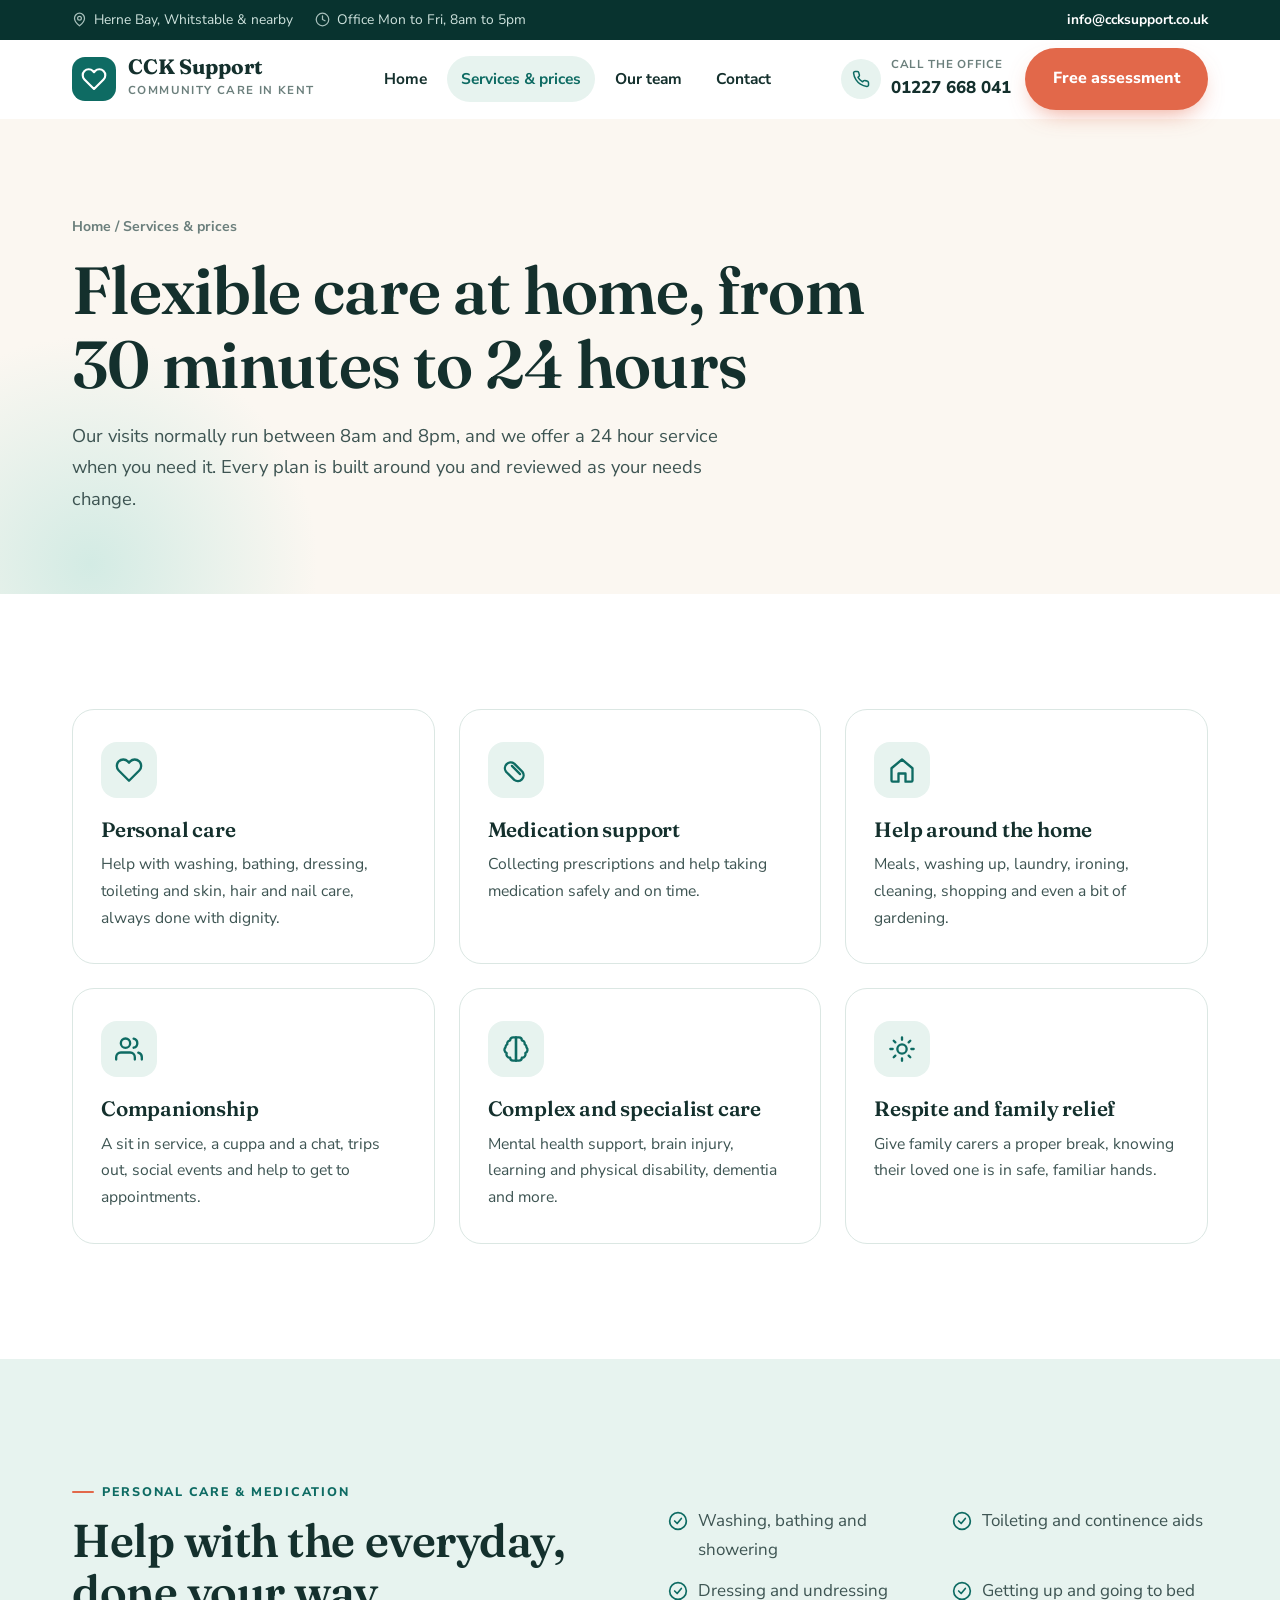
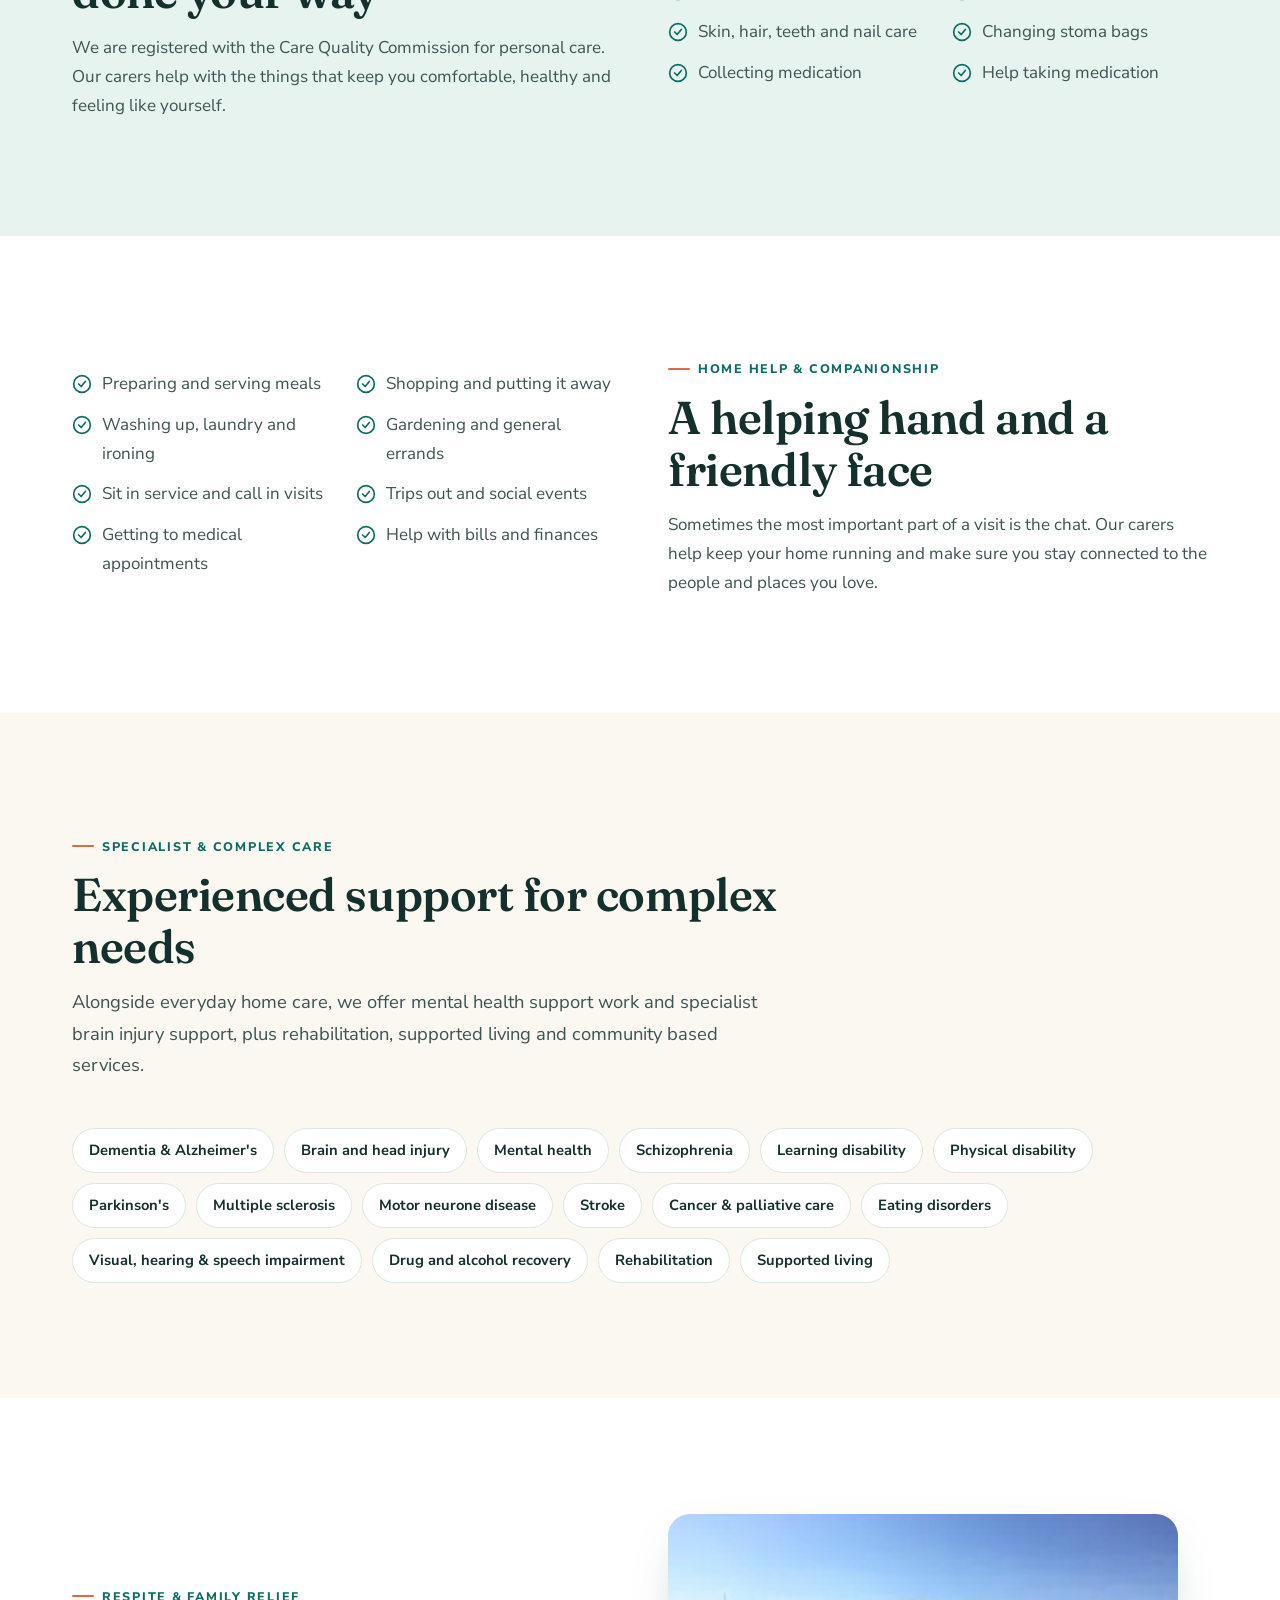
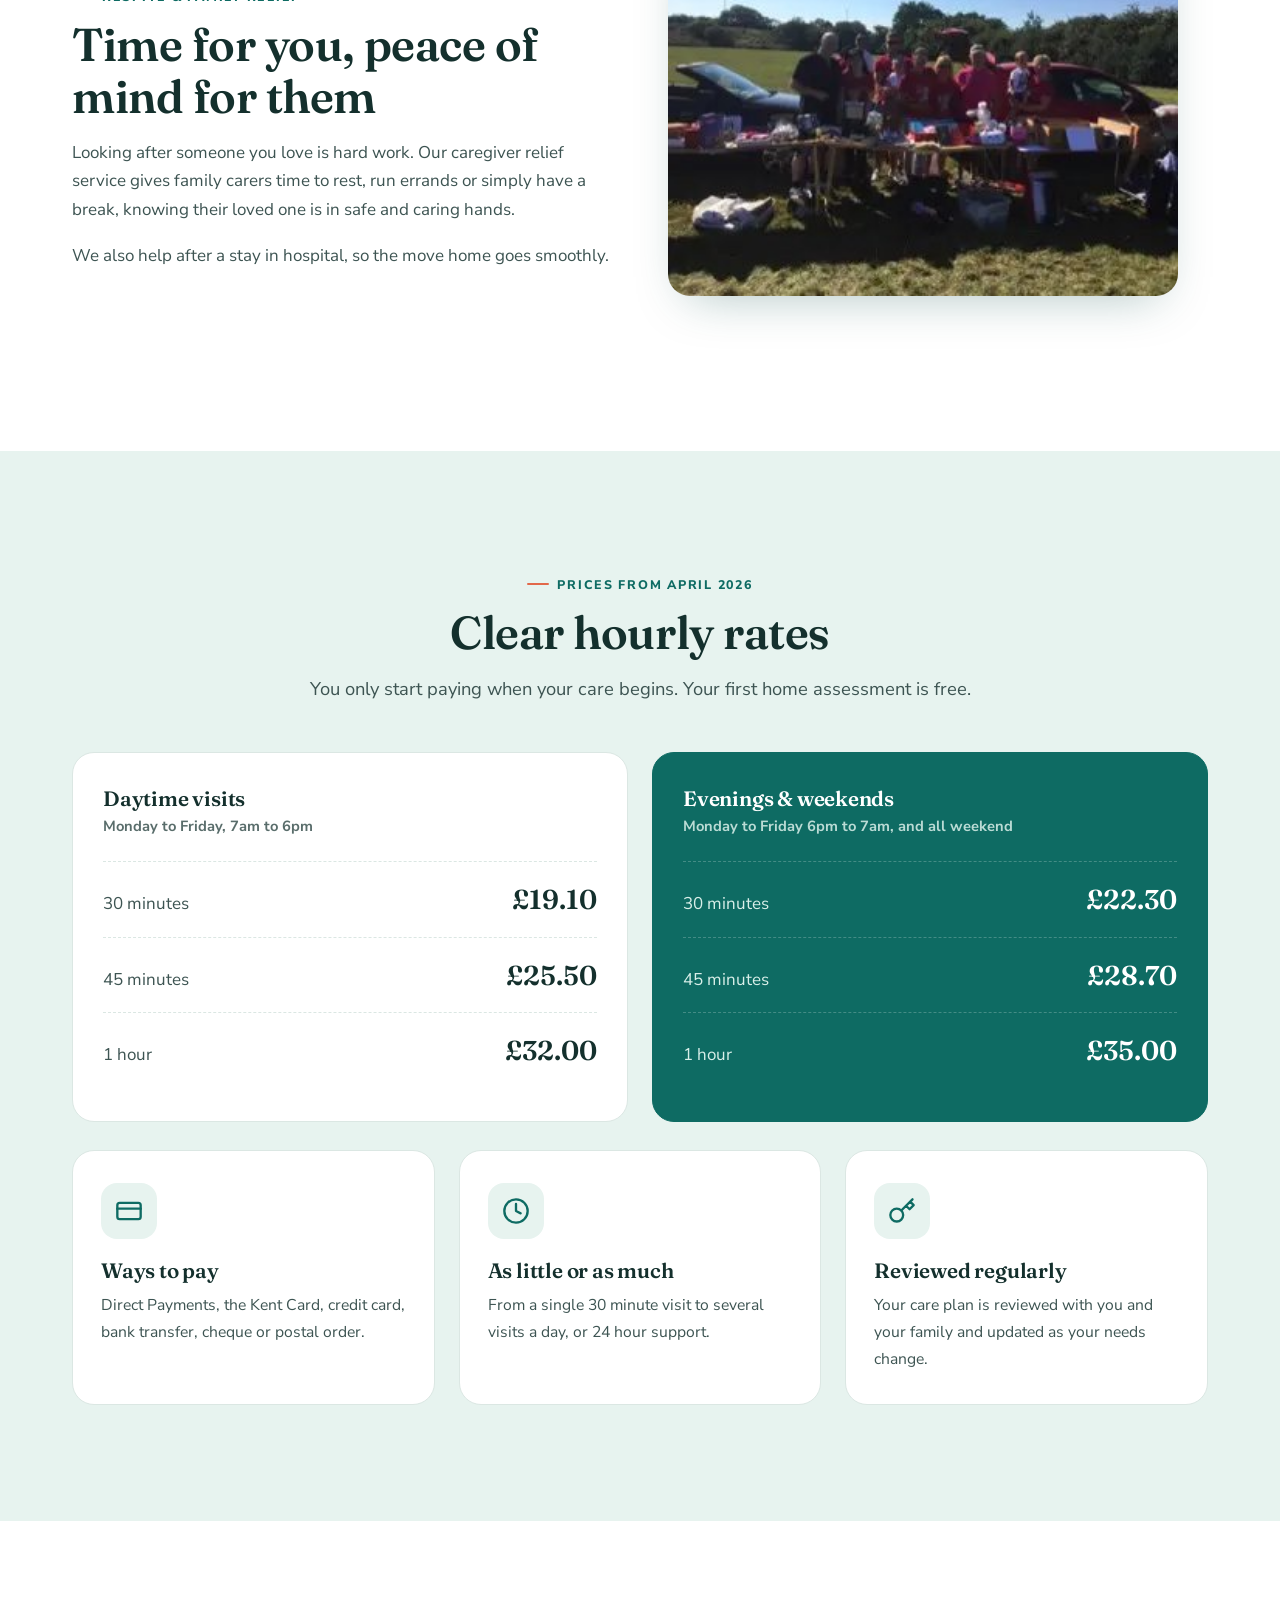
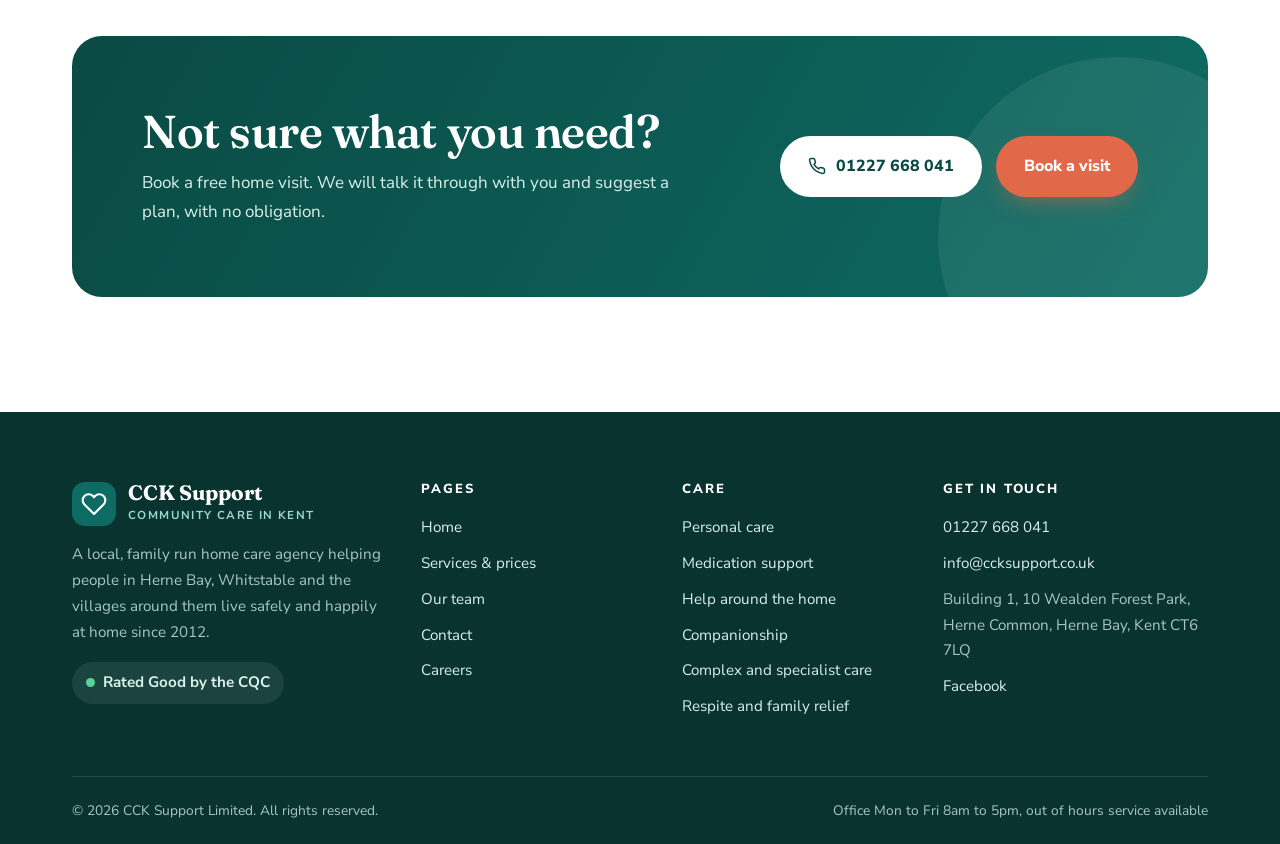
<file: sites/cck-support/services.html>
<!doctype html>
<html lang="en-GB">
<head>
<meta charset="utf-8">
<meta name="viewport" content="width=device-width, initial-scale=1">
<meta name="robots" content="noindex, nofollow">
<title>Services &amp; Prices | CCK Support Home Care</title>
<meta name="description" content="Personal care, medication support, help at home, companionship, specialist and respite care in Herne Bay and Whitstable. Clear hourly prices.">
<link rel="stylesheet" href="style.css">
<script src="app.js" defer></script>
</head>
<body data-page="services">
<div id="site-header"></div>

<main>
  <section class="page-hero">
    <div class="wrap">
      <p class="crumbs"><a href="index.html">Home</a> / Services &amp; prices</p>
      <h1 data-split>Flexible care at home, from 30 minutes to 24 hours</h1>
      <p class="lead">Our visits normally run between 8am and 8pm, and we offer a 24 hour service when you need it. Every plan is built around you and reviewed as your needs change.</p>
    </div>
  </section>

  <section class="section">
    <div class="wrap">
      <div class="grid g-3" data-services></div>
    </div>
  </section>

  <section class="section bg-mint" id="personal">
    <div class="wrap split">
      <div class="reveal">
        <span class="eyebrow">Personal care &amp; medication</span>
        <h2 style="margin:12px 0 16px">Help with the everyday, done your way</h2>
        <p>We are registered with the Care Quality Commission for personal care. Our carers help with the things that keep you comfortable, healthy and feeling like yourself.</p>
      </div>
      <ul class="svc-list reveal d1" id="medication">
        <li><span data-icon="check"></span>Washing, bathing and showering</li>
        <li><span data-icon="check"></span>Toileting and continence aids</li>
        <li><span data-icon="check"></span>Dressing and undressing</li>
        <li><span data-icon="check"></span>Getting up and going to bed</li>
        <li><span data-icon="check"></span>Skin, hair, teeth and nail care</li>
        <li><span data-icon="check"></span>Changing stoma bags</li>
        <li><span data-icon="check"></span>Collecting medication</li>
        <li><span data-icon="check"></span>Help taking medication</li>
      </ul>
    </div>
  </section>

  <section class="section" id="home">
    <div class="wrap split rev">
      <div class="reveal">
        <span class="eyebrow">Home help &amp; companionship</span>
        <h2 style="margin:12px 0 16px">A helping hand and a friendly face</h2>
        <p>Sometimes the most important part of a visit is the chat. Our carers help keep your home running and make sure you stay connected to the people and places you love.</p>
      </div>
      <ul class="svc-list reveal d1" id="company">
        <li><span data-icon="check"></span>Preparing and serving meals</li>
        <li><span data-icon="check"></span>Shopping and putting it away</li>
        <li><span data-icon="check"></span>Washing up, laundry and ironing</li>
        <li><span data-icon="check"></span>Gardening and general errands</li>
        <li><span data-icon="check"></span>Sit in service and call in visits</li>
        <li><span data-icon="check"></span>Trips out and social events</li>
        <li><span data-icon="check"></span>Getting to medical appointments</li>
        <li><span data-icon="check"></span>Help with bills and finances</li>
      </ul>
    </div>
  </section>

  <section class="section bg-cream" id="complex">
    <div class="wrap">
      <div class="section-head reveal">
        <span class="eyebrow">Specialist &amp; complex care</span>
        <h2>Experienced support for complex needs</h2>
        <p class="lead">Alongside everyday home care, we offer mental health support work and specialist brain injury support, plus rehabilitation, supported living and community based services.</p>
      </div>
      <div class="chips reveal">
        <span class="chip">Dementia &amp; Alzheimer's</span><span class="chip">Brain and head injury</span><span class="chip">Mental health</span><span class="chip">Schizophrenia</span>
        <span class="chip">Learning disability</span><span class="chip">Physical disability</span><span class="chip">Parkinson's</span><span class="chip">Multiple sclerosis</span>
        <span class="chip">Motor neurone disease</span><span class="chip">Stroke</span><span class="chip">Cancer &amp; palliative care</span><span class="chip">Eating disorders</span>
        <span class="chip">Visual, hearing &amp; speech impairment</span><span class="chip">Drug and alcohol recovery</span><span class="chip">Rehabilitation</span><span class="chip">Supported living</span>
      </div>
    </div>
  </section>

  <section class="section" id="respite">
    <div class="wrap split">
      <div class="reveal">
        <span class="eyebrow">Respite &amp; family relief</span>
        <h2 style="margin:12px 0 16px">Time for you, peace of mind for them</h2>
        <p>Looking after someone you love is hard work. Our caregiver relief service gives family carers time to rest, run errands or simply have a break, knowing their loved one is in safe and caring hands.</p>
        <p>We also help after a stay in hospital, so the move home goes smoothly.</p>
      </div>
      <div class="photo-stack reveal d1">
        <div class="p1"><img src="img/boot-fair-2.jpg" alt="The CCK team at a local fundraising boot fair" loading="lazy"></div>
      </div>
    </div>
  </section>

  <section class="section bg-mint" id="prices">
    <div class="wrap">
      <div class="section-head center reveal">
        <span class="eyebrow">Prices from April 2026</span>
        <h2>Clear hourly rates</h2>
        <p class="lead">You only start paying when your care begins. Your first home assessment is free.</p>
      </div>
      <div class="prices">
        <div class="price-card reveal d1">
          <h3>Daytime visits</h3>
          <p class="when">Monday to Friday, 7am to 6pm</p>
          <div class="price-row"><span>30 minutes</span><b>&pound;19.10</b></div>
          <div class="price-row"><span>45 minutes</span><b>&pound;25.50</b></div>
          <div class="price-row"><span>1 hour</span><b>&pound;32.00</b></div>
        </div>
        <div class="price-card feature reveal d2">
          <h3>Evenings &amp; weekends</h3>
          <p class="when">Monday to Friday 6pm to 7am, and all weekend</p>
          <div class="price-row"><span>30 minutes</span><b>&pound;22.30</b></div>
          <div class="price-row"><span>45 minutes</span><b>&pound;28.70</b></div>
          <div class="price-row"><span>1 hour</span><b>&pound;35.00</b></div>
        </div>
      </div>
      <div class="grid g-3" style="margin-top:28px">
        <div class="card reveal d1"><div class="ic" data-icon="card"></div><h3>Ways to pay</h3><p>Direct Payments, the Kent Card, credit card, bank transfer, cheque or postal order.</p></div>
        <div class="card reveal d2"><div class="ic" data-icon="clock"></div><h3>As little or as much</h3><p>From a single 30 minute visit to several visits a day, or 24 hour support.</p></div>
        <div class="card reveal d3"><div class="ic" data-icon="key"></div><h3>Reviewed regularly</h3><p>Your care plan is reviewed with you and your family and updated as your needs change.</p></div>
      </div>
    </div>
  </section>

  <section class="section">
    <div class="wrap">
      <div class="cta-band reveal">
        <div>
          <h2>Not sure what you need?</h2>
          <p style="margin-top:12px">Book a free home visit. We will talk it through with you and suggest a plan, with no obligation.</p>
        </div>
        <div class="btns">
          <a class="btn btn-light" data-tel href="#"><span data-icon="phone"></span> 01227 668 041</a>
          <a class="btn btn-primary" href="contact.html">Book a visit</a>
        </div>
      </div>
    </div>
  </section>
</main>

<div id="site-footer"></div>
</body>
</html>
</file>
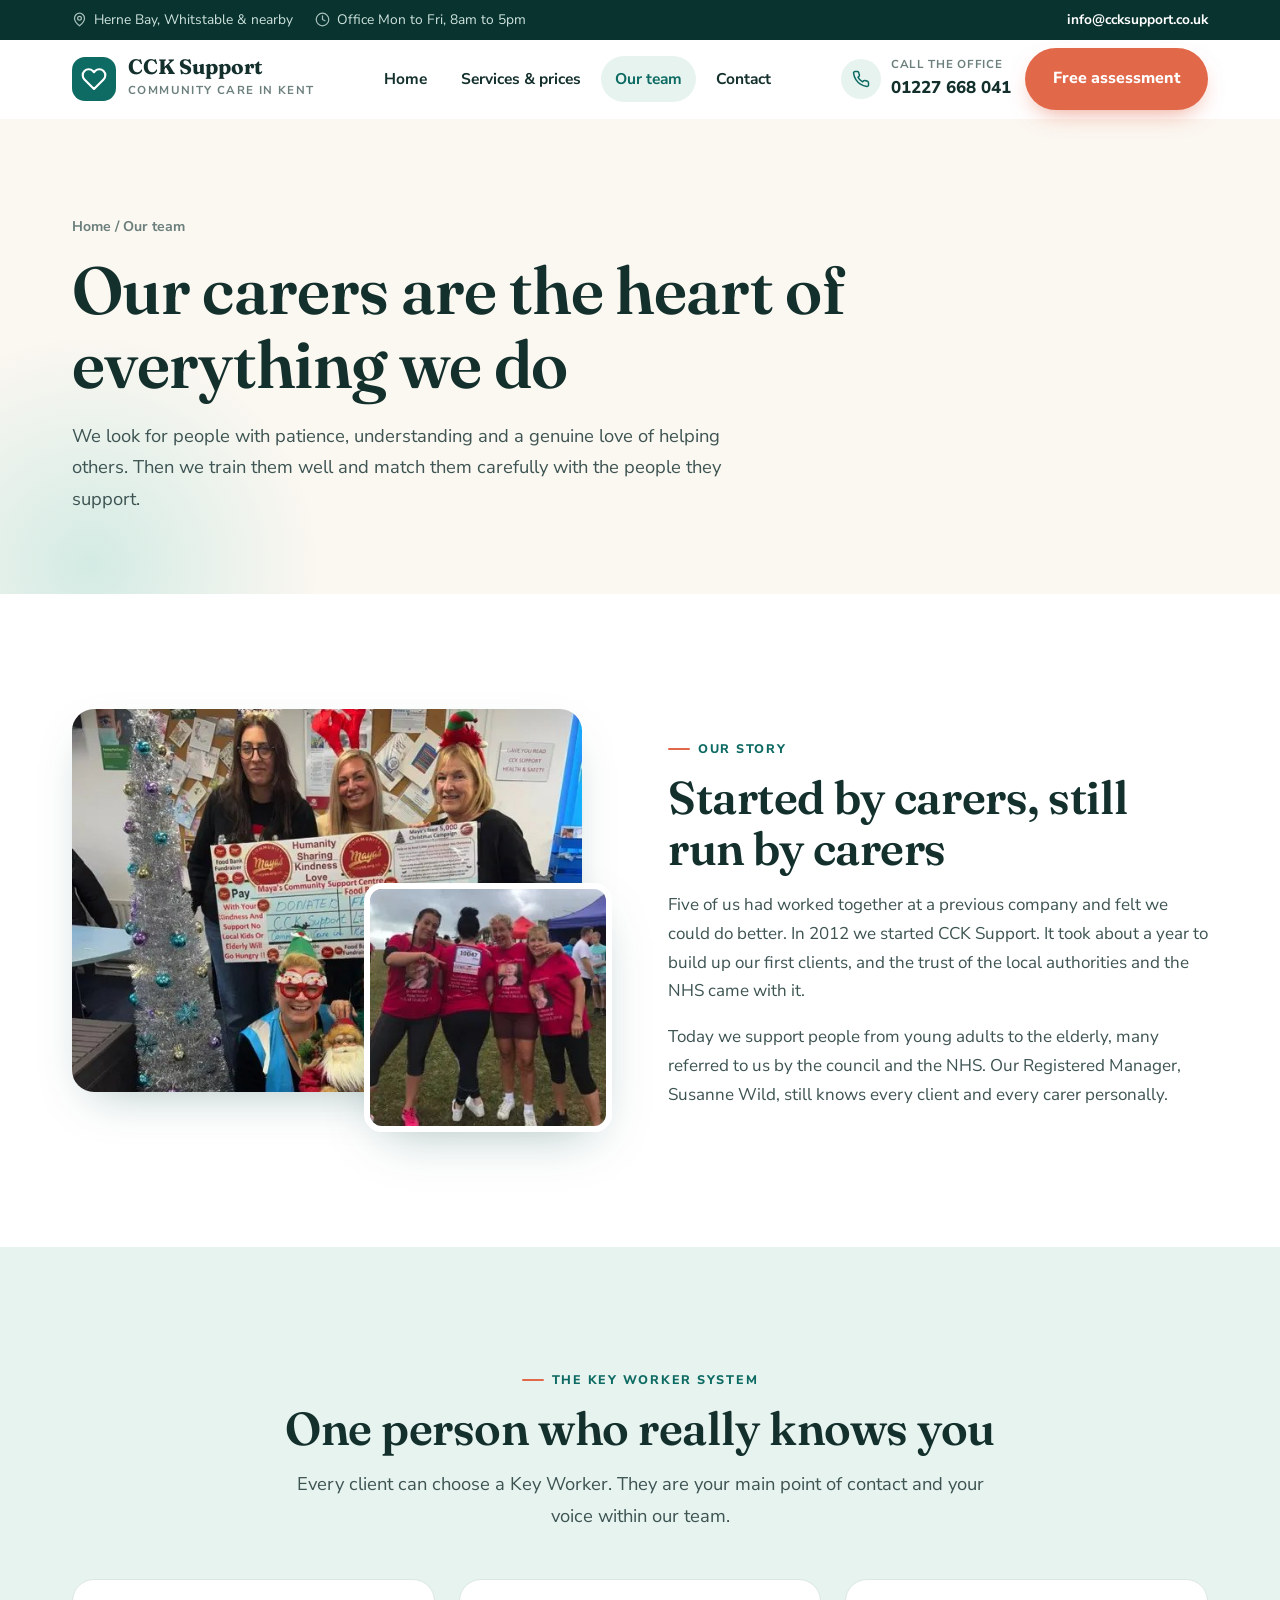
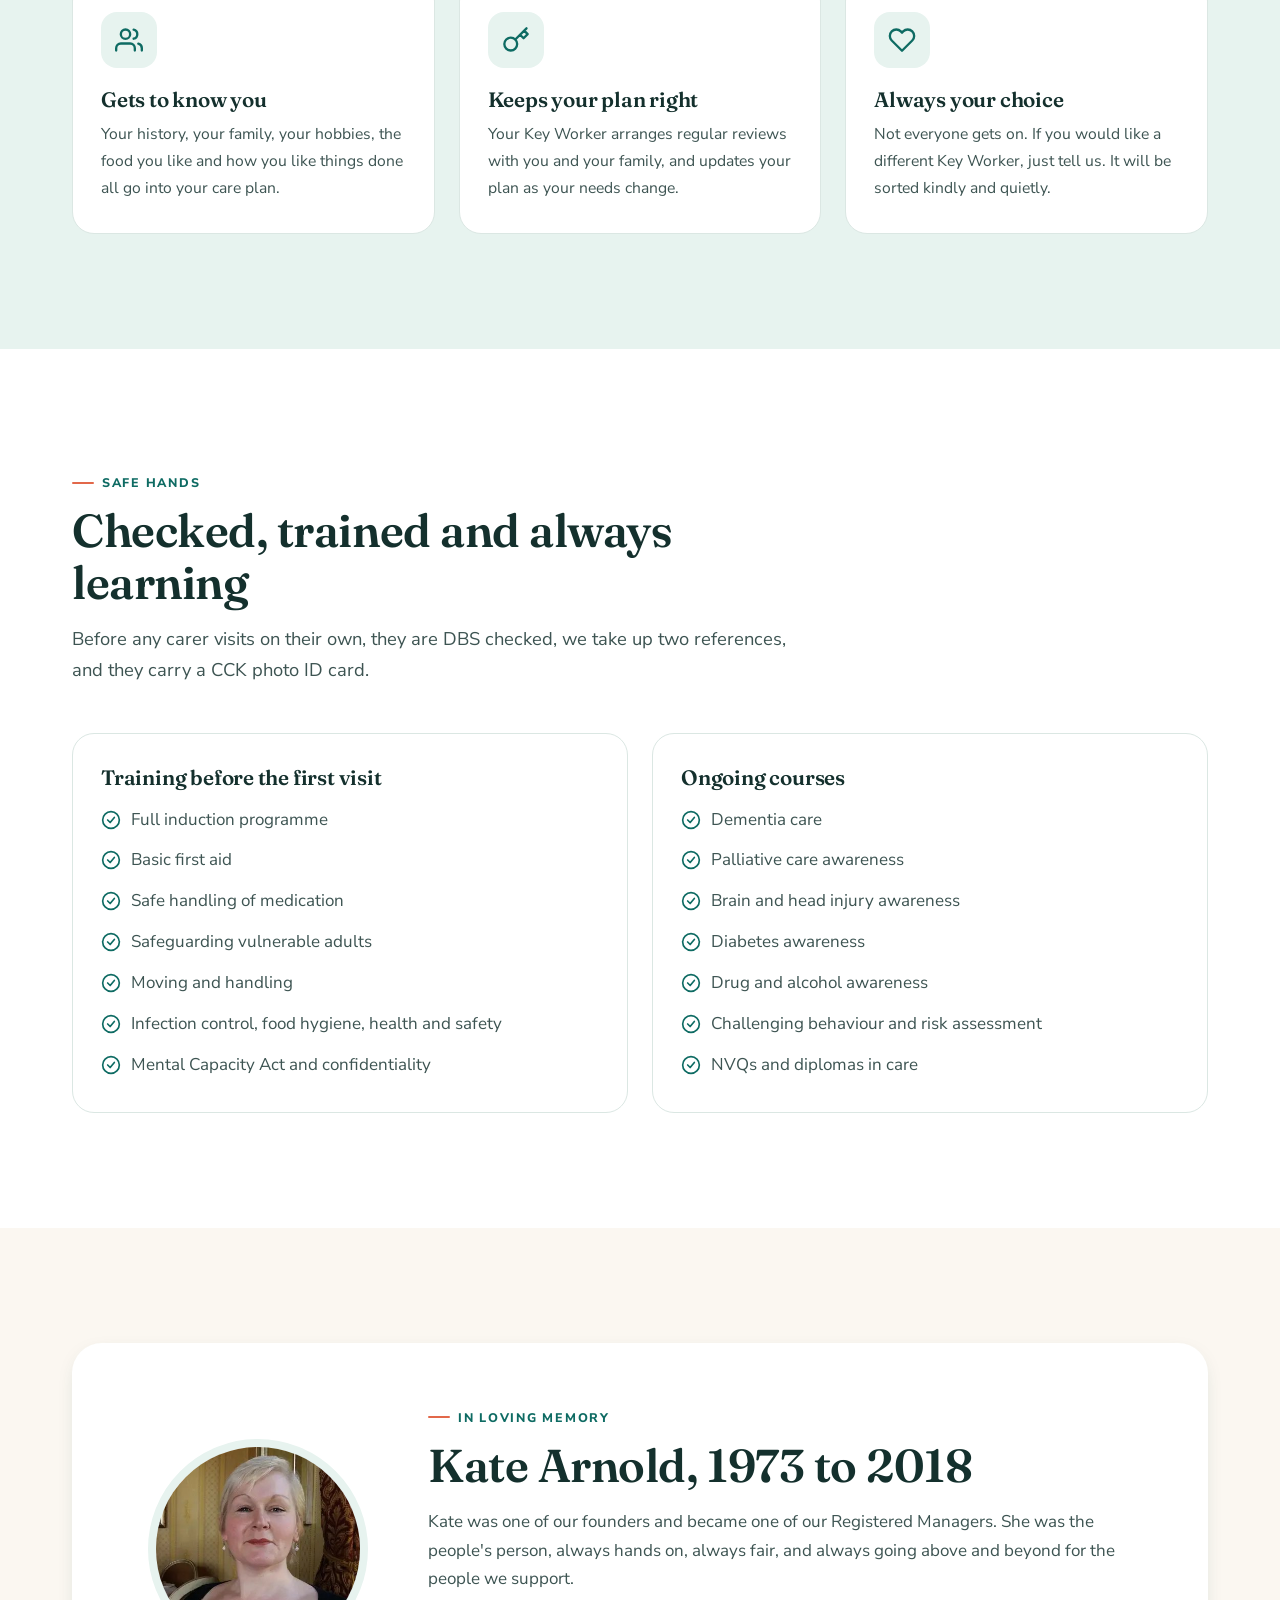
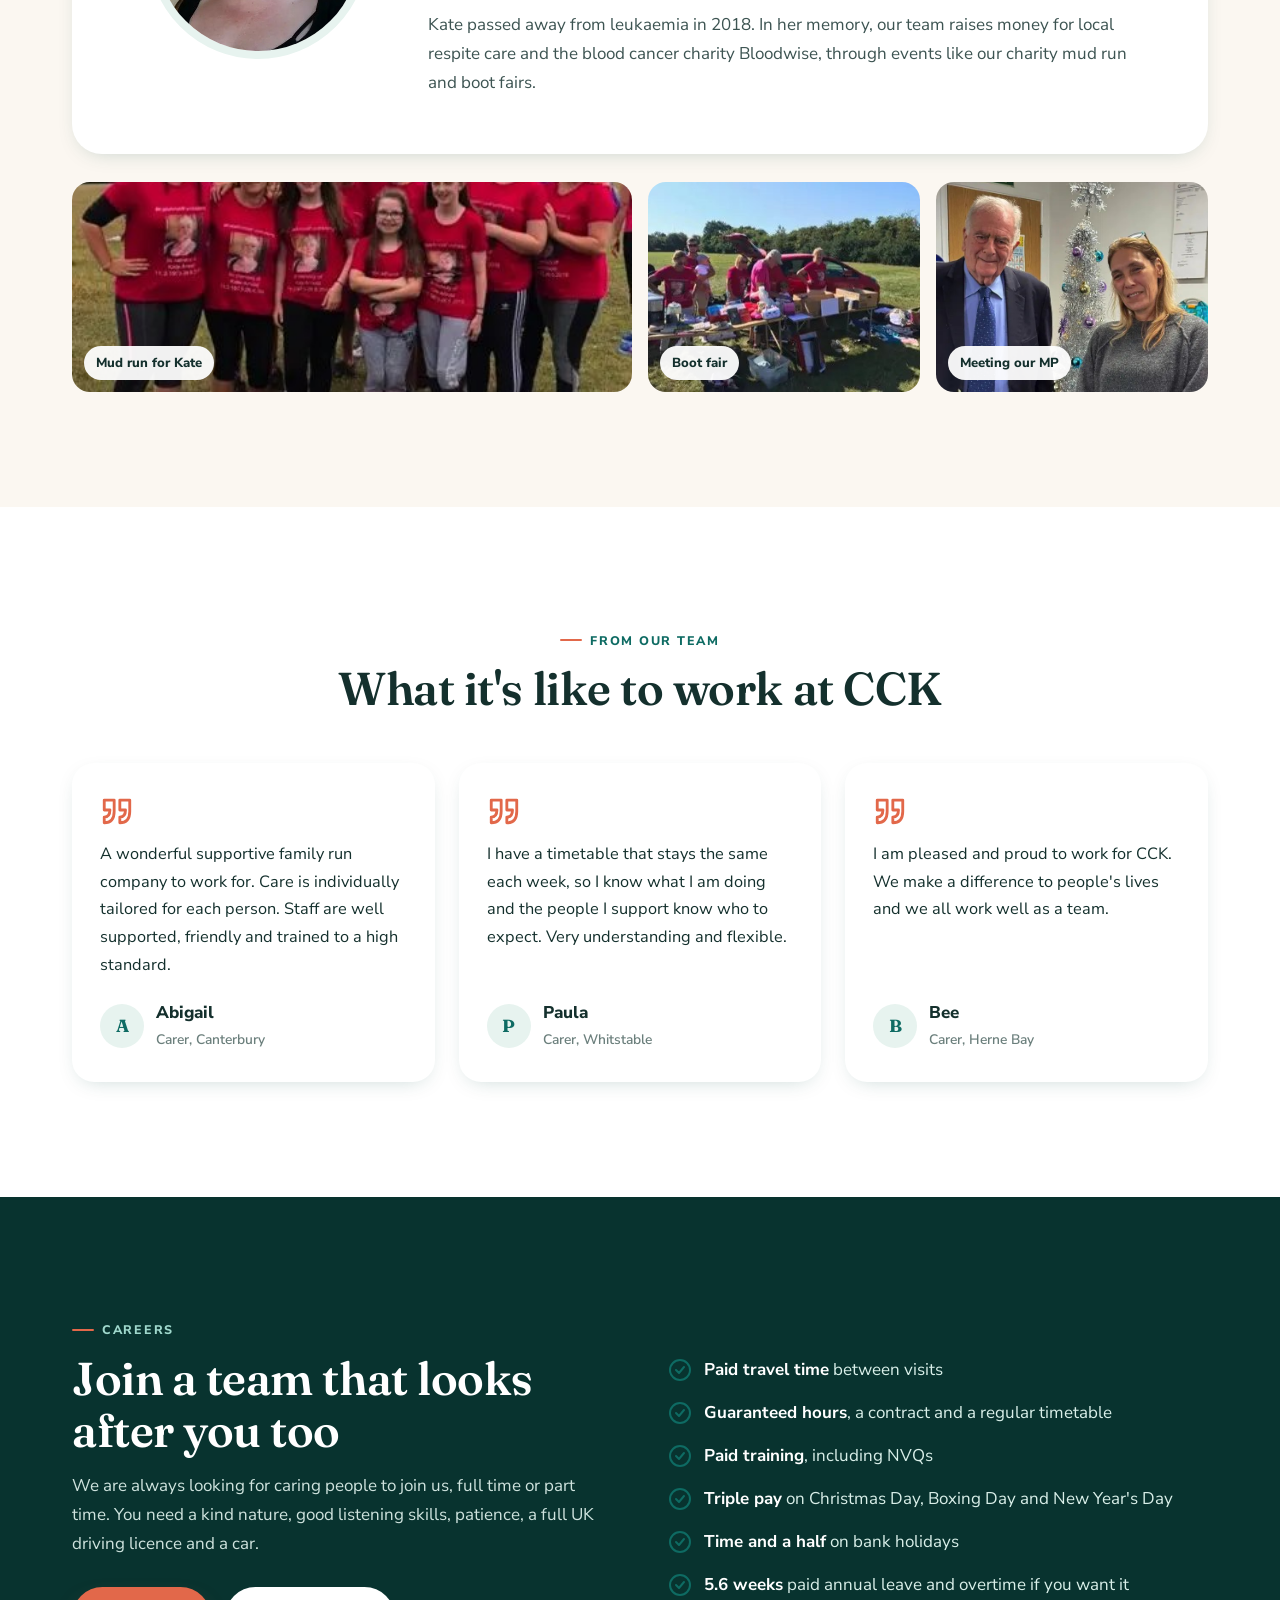
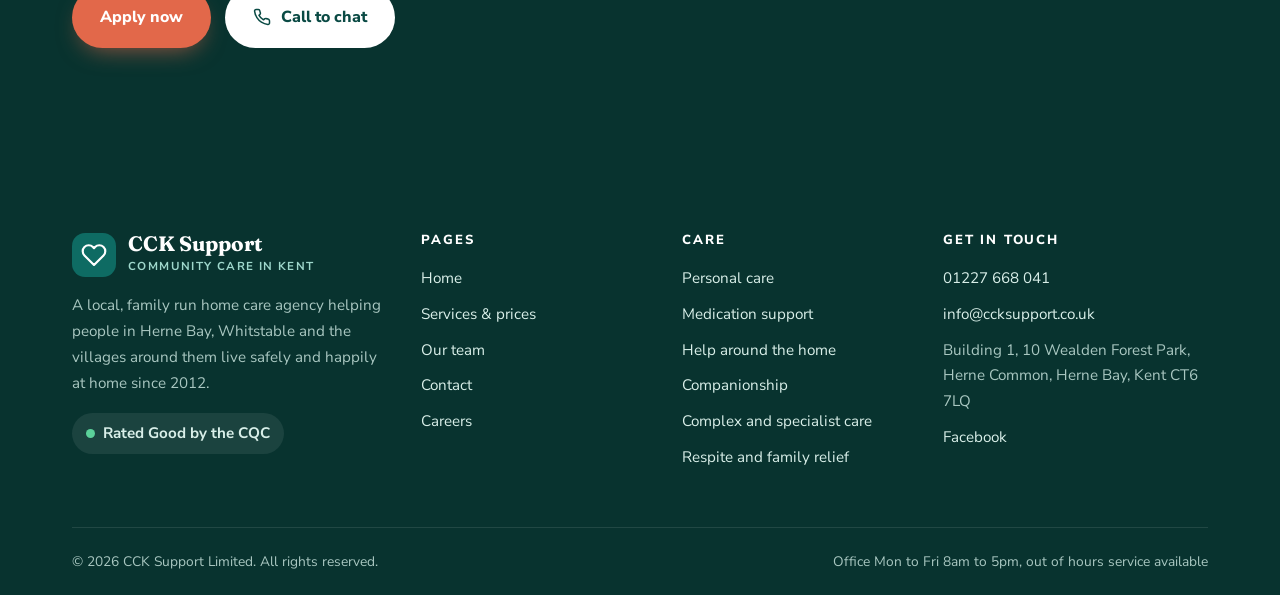
<file: sites/cck-support/team.html>
<!doctype html>
<html lang="en-GB">
<head>
<meta charset="utf-8">
<meta name="viewport" content="width=device-width, initial-scale=1">
<meta name="robots" content="noindex, nofollow">
<title>Our Team | CCK Support Home Care</title>
<meta name="description" content="Meet the family run CCK Support team. Trained, DBS checked carers, a Key Worker for every client, and a real part of the Herne Bay community.">
<link rel="stylesheet" href="style.css">
<script src="app.js" defer></script>
</head>
<body data-page="team">
<div id="site-header"></div>

<main>
  <section class="page-hero">
    <div class="wrap">
      <p class="crumbs"><a href="index.html">Home</a> / Our team</p>
      <h1 data-split>Our carers are the heart of everything we do</h1>
      <p class="lead">We look for people with patience, understanding and a genuine love of helping others. Then we train them well and match them carefully with the people they support.</p>
    </div>
  </section>

  <section class="section">
    <div class="wrap split">
      <div class="photo-stack reveal">
        <div class="p1"><img src="img/team-christmas.jpg" alt="The CCK Support office team" style="aspect-ratio:4/3;object-position:center 30%"></div>
        <div class="p2"><img src="img/mud-run-family.jpg" alt="CCK team members at a charity run" loading="lazy"></div>
      </div>
      <div class="reveal d1">
        <span class="eyebrow">Our story</span>
        <h2 style="margin:12px 0 16px">Started by carers, still run by carers</h2>
        <p>Five of us had worked together at a previous company and felt we could do better. In 2012 we started CCK Support. It took about a year to build up our first clients, and the trust of the local authorities and the NHS came with it.</p>
        <p>Today we support people from young adults to the elderly, many referred to us by the council and the NHS. Our Registered Manager, Susanne Wild, still knows every client and every carer personally.</p>
      </div>
    </div>
  </section>

  <section class="section bg-mint">
    <div class="wrap">
      <div class="section-head center reveal">
        <span class="eyebrow">The Key Worker system</span>
        <h2>One person who really knows you</h2>
        <p class="lead">Every client can choose a Key Worker. They are your main point of contact and your voice within our team.</p>
      </div>
      <div class="grid g-3">
        <div class="card reveal d1"><div class="ic" data-icon="users"></div><h3>Gets to know you</h3><p>Your history, your family, your hobbies, the food you like and how you like things done all go into your care plan.</p></div>
        <div class="card reveal d2"><div class="ic" data-icon="key"></div><h3>Keeps your plan right</h3><p>Your Key Worker arranges regular reviews with you and your family, and updates your plan as your needs change.</p></div>
        <div class="card reveal d3"><div class="ic" data-icon="heart"></div><h3>Always your choice</h3><p>Not everyone gets on. If you would like a different Key Worker, just tell us. It will be sorted kindly and quietly.</p></div>
      </div>
    </div>
  </section>

  <section class="section">
    <div class="wrap">
      <div class="section-head reveal">
        <span class="eyebrow">Safe hands</span>
        <h2>Checked, trained and always learning</h2>
        <p class="lead">Before any carer visits on their own, they are DBS checked, we take up two references, and they carry a CCK photo ID card.</p>
      </div>
      <div class="train">
        <div class="card reveal d1">
          <h3>Training before the first visit</h3>
          <ul class="svc-list" style="grid-template-columns:1fr;margin-top:16px">
            <li><span data-icon="check"></span>Full induction programme</li>
            <li><span data-icon="check"></span>Basic first aid</li>
            <li><span data-icon="check"></span>Safe handling of medication</li>
            <li><span data-icon="check"></span>Safeguarding vulnerable adults</li>
            <li><span data-icon="check"></span>Moving and handling</li>
            <li><span data-icon="check"></span>Infection control, food hygiene, health and safety</li>
            <li><span data-icon="check"></span>Mental Capacity Act and confidentiality</li>
          </ul>
          <!-- CONFIRM: old site says "Skills for Care Common Induction Standards", which was replaced by the Care Certificate in 2015. Check which wording they want. -->
        </div>
        <div class="card reveal d2">
          <h3>Ongoing courses</h3>
          <ul class="svc-list" style="grid-template-columns:1fr;margin-top:16px">
            <li><span data-icon="check"></span>Dementia care</li>
            <li><span data-icon="check"></span>Palliative care awareness</li>
            <li><span data-icon="check"></span>Brain and head injury awareness</li>
            <li><span data-icon="check"></span>Diabetes awareness</li>
            <li><span data-icon="check"></span>Drug and alcohol awareness</li>
            <li><span data-icon="check"></span>Challenging behaviour and risk assessment</li>
            <li><span data-icon="check"></span>NVQs and diplomas in care</li>
          </ul>
        </div>
      </div>
    </div>
  </section>

  <section class="section bg-cream">
    <div class="wrap">
      <div class="memorial reveal">
        <img src="img/kate-arnold.jpg" alt="Kate Arnold, founding member of CCK Support" loading="lazy">
        <div>
          <span class="eyebrow">In loving memory</span>
          <h2 style="margin:12px 0 16px">Kate Arnold, 1973 to 2018</h2>
          <p>Kate was one of our founders and became one of our Registered Managers. She was the people's person, always hands on, always fair, and always going above and beyond for the people we support.</p>
          <!-- CONFIRM: Bloodwise renamed itself Blood Cancer UK in 2020. Check how they want it named. -->
          <p>Kate passed away from leukaemia in 2018. In her memory, our team raises money for local respite care and the blood cancer charity Bloodwise, through events like our charity mud run and boot fairs.</p>
        </div>
      </div>
      <div class="gallery reveal" style="margin-top:28px">
        <figure class="wide"><img src="img/mud-run-group.jpg" alt="CCK carers and families at the charity mud run" loading="lazy"><figcaption>Mud run for Kate</figcaption></figure>
        <figure><img src="img/boot-fair.jpg" alt="CCK fundraising boot fair" loading="lazy"><figcaption>Boot fair</figcaption></figure>
        <figure><img src="img/susanne-roger-gale.jpg" alt="Susanne Wild with Sir Roger Gale MP" style="object-position:center 20%" loading="lazy"><figcaption>Meeting our MP</figcaption></figure>
      </div>
    </div>
  </section>

  <section class="section">
    <div class="wrap">
      <div class="section-head center reveal">
        <span class="eyebrow">From our team</span>
        <h2>What it's like to work at CCK</h2>
      </div>
      <div class="quotes">
        <blockquote class="quote reveal d1"><span data-icon="quote"></span><p>A wonderful supportive family run company to work for. Care is individually tailored for each person. Staff are well supported, friendly and trained to a high standard.</p><footer><span class="avatar">A</span><div>Abigail<span>Carer, Canterbury</span></div></footer></blockquote>
        <blockquote class="quote reveal d2"><span data-icon="quote"></span><p>I have a timetable that stays the same each week, so I know what I am doing and the people I support know who to expect. Very understanding and flexible.</p><footer><span class="avatar">P</span><div>Paula<span>Carer, Whitstable</span></div></footer></blockquote>
        <blockquote class="quote reveal d3"><span data-icon="quote"></span><p>I am pleased and proud to work for CCK. We make a difference to people's lives and we all work well as a team.</p><footer><span class="avatar">B</span><div>Bee<span>Carer, Herne Bay</span></div></footer></blockquote>
      </div>
    </div>
  </section>

  <section class="section bg-dark" id="careers">
    <div class="wrap split">
      <div class="reveal">
        <span class="eyebrow">Careers</span>
        <h2 style="margin:12px 0 16px">Join a team that looks after you too</h2>
        <p>We are always looking for caring people to join us, full time or part time. You need a kind nature, good listening skills, patience, a full UK driving licence and a car.</p>
        <div class="btns" style="margin-top:28px">
          <a class="btn btn-primary" href="contact.html?subject=job">Apply now</a>
          <a class="btn btn-light" data-tel href="#"><span data-icon="phone"></span> Call to chat</a>
        </div>
      </div>
      <ul class="ticks reveal d1" style="color:#d9efe9">
        <li><span data-icon="check"></span><span><b style="color:#fff">Paid travel time</b> between visits</span></li>
        <li><span data-icon="check"></span><span><b style="color:#fff">Guaranteed hours</b>, a contract and a regular timetable</span></li>
        <li><span data-icon="check"></span><span><b style="color:#fff">Paid training</b>, including NVQs</span></li>
        <li><span data-icon="check"></span><span><b style="color:#fff">Triple pay</b> on Christmas Day, Boxing Day and New Year's Day</span></li>
        <li><span data-icon="check"></span><span><b style="color:#fff">Time and a half</b> on bank holidays</span></li>
        <li><span data-icon="check"></span><span><b style="color:#fff">5.6 weeks</b> paid annual leave and overtime if you want it</span></li>
      </ul>
    </div>
  </section>
</main>

<div id="site-footer"></div>
</body>
</html>
</file>
<file: sites/cck-support/style.css>
@import url('https://fonts.googleapis.com/css2?family=Fraunces:opsz,wght@9..144,500;9..144,600;9..144,700&family=Nunito+Sans:opsz,wght@6..12,400;6..12,600;6..12,700;6..12,800&display=swap');

:root{
  --ink:#14302d;
  --body:#3d5452;
  --muted:#6b7f7c;
  --teal:#0e6b63;
  --teal-d:#0a4a44;
  --teal-dd:#08332f;
  --mint:#e7f3ef;
  --mint-2:#d3ebe4;
  --cream:#fbf7f1;
  --white:#ffffff;
  --coral:#e2684a;
  --coral-d:#c9533a;
  --line:#dbe7e3;
  --radius:22px;
  --radius-sm:14px;
  --shadow:0 18px 50px -20px rgba(10,74,68,.35);
  --shadow-sm:0 6px 22px -10px rgba(10,74,68,.28);
  --display:'Fraunces',Georgia,serif;
  --sans:'Nunito Sans',system-ui,-apple-system,Segoe UI,sans-serif;
  --wrap:1180px;
}

*{box-sizing:border-box;margin:0;padding:0}
html{overflow-x:clip;scroll-behavior:smooth}
body{font-family:var(--sans);font-size:17px;line-height:1.7;color:var(--body);background:var(--white);-webkit-font-smoothing:antialiased}
img{max-width:100%;height:auto;display:block}
a{color:var(--teal);text-decoration:none}
h1,h2,h3,h4{font-family:var(--display);color:var(--ink);line-height:1.12;font-weight:600;letter-spacing:-.01em}
h1{font-size:clamp(2.4rem,5.2vw,4.4rem)}
h2{font-size:clamp(1.9rem,3.6vw,3rem)}
h3{font-size:1.3rem}
p+p{margin-top:1em}
.wrap{max-width:var(--wrap);margin:0 auto;padding:0 22px}
[data-icon]{display:inline-flex;flex:none}
.eyebrow{display:inline-flex;align-items:center;gap:8px;font-weight:800;font-size:.78rem;letter-spacing:.14em;text-transform:uppercase;color:var(--teal)}
.eyebrow::before{content:"";width:22px;height:2px;background:var(--coral);border-radius:2px}
.lead{font-size:1.15rem;color:var(--body)}
.center{text-align:center}
.center .eyebrow{justify-content:center}
.section{padding:clamp(70px,9vw,120px) 0}
.section-head{max-width:720px;margin-bottom:48px}
.section-head.center{margin-left:auto;margin-right:auto}
.section-head h2{margin:12px 0 14px}
.bg-mint{background:var(--mint)}
.bg-cream{background:var(--cream)}
.bg-dark{background:var(--teal-dd);color:#cfe3de}
.bg-dark h2,.bg-dark h3{color:#fff}
.bg-dark .eyebrow{color:#9fd8cc}

/* buttons */
.btn{display:inline-flex;align-items:center;gap:10px;padding:15px 26px;border-radius:999px;font-weight:800;font-size:1rem;border:2px solid transparent;transition:transform .2s,background .2s,box-shadow .2s;cursor:pointer;font-family:var(--sans)}
.btn svg{width:18px;height:18px}
.btn-primary{background:var(--coral);color:#fff;box-shadow:0 10px 24px -10px rgba(226,104,74,.7)}
.btn-primary:hover{background:var(--coral-d);transform:translateY(-2px)}
.btn-ghost{border-color:var(--teal);color:var(--teal)}
.btn-ghost:hover{background:var(--teal);color:#fff}
.btn-light{background:#fff;color:var(--teal-d)}
.btn-light:hover{transform:translateY(-2px)}
.btns{display:flex;flex-wrap:wrap;gap:14px}

/* header */
.topbar{background:var(--teal-dd);color:#cfe3de;font-size:.86rem}
.topbar .wrap{display:flex;justify-content:space-between;align-items:center;gap:16px;min-height:40px}
.topbar a{color:#fff;font-weight:700}
.topbar .tb-left{display:flex;gap:22px;align-items:center}
.topbar .tb-left span{display:inline-flex;align-items:center;gap:7px}
.topbar svg{width:15px;height:15px;opacity:.8}
.site-header{position:sticky;top:0;z-index:50;background:rgba(255,255,255,.92);backdrop-filter:saturate(1.4) blur(12px);border-bottom:1px solid transparent;transition:border-color .3s,box-shadow .3s}
.site-header.scrolled{border-color:var(--line);box-shadow:0 8px 24px -18px rgba(0,0,0,.35)}
.nav{display:flex;align-items:center;justify-content:space-between;min-height:78px;gap:20px}
.logo{display:flex;align-items:center;gap:12px;color:var(--ink)}
.logo-mark{width:44px;height:44px;border-radius:13px;background:var(--teal);display:grid;place-items:center;color:#fff;flex:none}
.logo-mark svg{width:26px;height:26px}
.logo b{display:block;font-family:var(--display);font-size:1.3rem;font-weight:700;line-height:1}
.logo small{display:block;font-size:.72rem;letter-spacing:.12em;text-transform:uppercase;color:var(--muted);font-weight:700;margin-top:3px}
.menu{display:flex;align-items:center;gap:6px;list-style:none}
.menu a{display:block;padding:10px 14px;border-radius:999px;color:var(--ink);font-weight:700;font-size:.97rem;transition:background .2s,color .2s}
.menu a:hover{background:var(--mint)}
.menu a.active{color:var(--teal);background:var(--mint)}
.nav-cta{display:flex;align-items:center;gap:14px}
.nav-phone{display:flex;align-items:center;gap:10px;color:var(--ink);font-weight:800}
.nav-phone small{display:block;font-size:.72rem;color:var(--muted);font-weight:700;letter-spacing:.06em;text-transform:uppercase}
.nav-phone .ic{width:40px;height:40px;border-radius:50%;background:var(--mint);display:grid;place-items:center;color:var(--teal)}
.nav-phone .ic svg{width:18px;height:18px}
.burger{display:none;width:46px;height:46px;border-radius:12px;border:1px solid var(--line);background:#fff;cursor:pointer;align-items:center;justify-content:center}
.burger svg{width:22px;height:22px;color:var(--ink)}
@media (max-width:1180px){.nav-phone{display:none}}
@media (max-width:920px){
  .topbar .tb-hide{display:none}
  .menu{position:fixed;inset:118px 0 auto 0;flex-direction:column;align-items:stretch;background:#fff;padding:16px 22px 26px;gap:4px;border-bottom:1px solid var(--line);box-shadow:0 30px 40px -30px rgba(0,0,0,.4);transform:translateY(-12px);opacity:0;pointer-events:none;transition:.25s}
  .menu.open{transform:none;opacity:1;pointer-events:auto}
  .menu a{padding:14px 16px;font-size:1.05rem}
  .burger{display:inline-flex}
  .nav-cta .btn{display:none}
}

/* hero */
.hero{position:relative;background:linear-gradient(180deg,var(--cream) 0%,#fff 100%);overflow:hidden;padding:clamp(48px,7vw,90px) 0 clamp(60px,8vw,110px)}
.hero::before{content:"";position:absolute;right:-180px;top:-160px;width:620px;height:620px;border-radius:50%;background:radial-gradient(circle at 30% 30%,var(--mint-2),transparent 70%);z-index:0}
.hero .wrap{position:relative;z-index:1;display:grid;gap:50px}
.hero h1 em{font-style:italic;color:var(--teal)}
.hero .lead{margin:22px 0 32px;max-width:560px}
.hero-checks{display:flex;flex-wrap:wrap;gap:10px 22px;margin-top:30px;list-style:none;font-weight:700;color:var(--ink);font-size:.95rem}
.hero-checks li{display:flex;align-items:center;gap:8px}
.hero-checks svg{width:20px;height:20px;color:var(--teal)}
.hero-art{position:relative;max-width:520px;margin:0 auto;width:100%}
.hero-photo{border-radius:28px;overflow:hidden;box-shadow:var(--shadow);aspect-ratio:4/5;transform:rotate(1.5deg)}
.hero-photo img{width:100%;height:100%;object-fit:cover;animation:slowzoom 18s ease-in-out infinite alternate}
.hero-badge{position:absolute;background:#fff;border-radius:18px;padding:14px 18px;box-shadow:var(--shadow);display:flex;align-items:center;gap:12px}
.hero-badge .ic{width:42px;height:42px;border-radius:12px;display:grid;place-items:center;flex:none}
.hero-badge .ic svg{width:22px;height:22px}
.hero-badge b{display:block;color:var(--ink);font-size:1rem;line-height:1.2}
.hero-badge small{color:var(--muted);font-size:.8rem;font-weight:700}
.hb-1{left:-26px;bottom:42px}
.hb-1 .ic{background:var(--mint);color:var(--teal)}
.hb-2{right:-18px;top:34px}
.hb-2 .ic{background:#fde9e3;color:var(--coral)}
@media (min-width:861px){.hero .wrap{grid-template-columns:1.1fr .9fr;align-items:center}}
@media (max-width:860px){.hb-1{left:8px;bottom:-22px}.hb-2{right:8px;top:-18px}.hero-art{margin-top:20px}}
@keyframes slowzoom{from{transform:scale(1)}to{transform:scale(1.08)}}

.word{display:inline-block;opacity:0;transform:translateY(22px);animation:wordup .7s cubic-bezier(.2,.7,.2,1) forwards}
@keyframes wordup{to{opacity:1;transform:none}}

/* trust bar */
.trust{background:var(--teal);color:#d9efe9}
.trust .wrap{display:grid;grid-template-columns:repeat(4,1fr)}
.trust-item{padding:30px 20px;text-align:center;border-left:1px solid rgba(255,255,255,.14)}
.trust-item:first-child{border-left:0}
.trust-item b{display:block;font-family:var(--display);font-size:clamp(1.7rem,3vw,2.4rem);color:#fff;font-weight:600;line-height:1.1}
.trust-item>span{font-size:.92rem;font-weight:600}
@media (max-width:760px){.trust .wrap{grid-template-columns:1fr 1fr}.trust-item:nth-child(3){border-left:0}.trust-item{border-top:1px solid rgba(255,255,255,.14)}.trust-item:nth-child(-n+2){border-top:0}}

/* cards / grids */
.grid{display:grid;gap:24px}
.g-3{grid-template-columns:repeat(3,1fr)}
.g-2{grid-template-columns:repeat(2,1fr)}
.g-4{grid-template-columns:repeat(4,1fr)}
@media (max-width:980px){.g-3,.g-4{grid-template-columns:1fr 1fr}}
@media (max-width:640px){.g-3,.g-2,.g-4{grid-template-columns:1fr}}
.card{background:#fff;border:1px solid var(--line);border-radius:var(--radius);padding:32px 28px;transition:transform .3s,box-shadow .3s,border-color .3s}
.card:hover{transform:translateY(-6px);box-shadow:var(--shadow);border-color:transparent}
.card .ic{width:56px;height:56px;border-radius:16px;background:var(--mint);color:var(--teal);display:grid;place-items:center;margin-bottom:20px}
.card .ic svg{width:28px;height:28px}
.card h3{margin-bottom:10px}
.card p{font-size:.98rem}
.card .more{display:inline-flex;align-items:center;gap:6px;margin-top:16px;font-weight:800;font-size:.92rem}
.card .more svg{width:16px;height:16px;transition:transform .2s}
.card:hover .more svg{transform:translateX(4px)}

/* conditions chips */
.chips{display:flex;flex-wrap:wrap;gap:10px}
.chip{padding:9px 16px;border-radius:999px;background:#fff;border:1px solid var(--line);font-weight:700;font-size:.92rem;color:var(--ink)}
.bg-mint .chip{border-color:var(--mint-2)}

/* steps */
.steps{counter-reset:s;display:grid;grid-template-columns:repeat(3,1fr);gap:24px}
.step{position:relative;padding:34px 28px 30px;border-radius:var(--radius);background:rgba(255,255,255,.06);border:1px solid rgba(255,255,255,.12)}
.step::before{counter-increment:s;content:counter(s);font-family:var(--display);font-size:1.4rem;font-weight:700;color:var(--teal-dd);background:#9fd8cc;width:48px;height:48px;border-radius:50%;display:grid;place-items:center;margin-bottom:20px}
.step h3{margin-bottom:8px}
.step p{font-size:.98rem}
@media (max-width:860px){.steps{grid-template-columns:1fr}}

/* split */
.split{display:grid;gap:56px;align-items:center}
@media (min-width:861px){.split{grid-template-columns:1fr 1fr}.split.rev>:first-child{order:2}}
.photo-stack{position:relative;padding:0 30px 40px 0}
.photo-stack .p1{border-radius:var(--radius);overflow:hidden;box-shadow:var(--shadow)}
.photo-stack .p1 img{width:100%;aspect-ratio:4/3;object-fit:cover}
.photo-stack .p2{position:absolute;right:0;bottom:0;width:46%;border-radius:18px;overflow:hidden;border:6px solid #fff;box-shadow:var(--shadow)}
.photo-stack .p2 img{width:100%;aspect-ratio:1;object-fit:cover;object-position:center 25%}
.ticks{list-style:none;display:grid;gap:14px;margin:26px 0 30px}
.ticks li{display:flex;gap:12px;align-items:flex-start}
.ticks svg{flex:none;width:24px;height:24px;color:var(--teal);margin-top:2px}
.ticks b{color:var(--ink)}

/* pricing */
.prices{display:grid;grid-template-columns:1fr 1fr;gap:24px}
@media (max-width:760px){.prices{grid-template-columns:1fr}}
.price-card{background:#fff;border-radius:var(--radius);padding:34px 30px;border:1px solid var(--line)}
.price-card.feature{background:var(--teal);color:#d9efe9;border-color:var(--teal)}
.price-card.feature h3{color:#fff}
.price-card .when{font-size:.92rem;font-weight:700;opacity:.85;margin:4px 0 22px}
.price-row{display:flex;justify-content:space-between;align-items:baseline;padding:14px 0;border-top:1px dashed var(--line)}
.price-card.feature .price-row{border-color:rgba(255,255,255,.22)}
.price-row b{font-family:var(--display);font-size:1.7rem;color:var(--ink);font-weight:600}
.price-card.feature .price-row b{color:#fff}
.price-note{margin-top:22px;font-size:.92rem;color:var(--muted)}

/* testimonials */
.quotes{display:grid;grid-template-columns:repeat(3,1fr);gap:24px}
@media (max-width:980px){.quotes{grid-template-columns:1fr 1fr}}
@media (max-width:640px){.quotes{grid-template-columns:1fr}}
.quote{background:#fff;border-radius:var(--radius);padding:30px 28px;box-shadow:var(--shadow-sm);display:flex;flex-direction:column}
.quote>[data-icon] svg{width:34px;height:34px;color:var(--coral);margin-bottom:14px}
.quote p{color:var(--ink);font-size:1.02rem;flex:1}
.quote footer{margin-top:20px;display:flex;align-items:center;gap:12px;font-weight:800;color:var(--ink)}
.quote footer div span{display:block;font-weight:600;font-size:.86rem;color:var(--muted)}
.avatar{width:44px;height:44px;border-radius:50%;background:var(--mint);color:var(--teal);display:grid;place-items:center;font-family:var(--display);font-weight:700;font-size:1.1rem}

/* gallery */
.gallery{display:grid;grid-template-columns:repeat(4,1fr);grid-auto-rows:210px;gap:16px}
.gallery figure{border-radius:18px;overflow:hidden;position:relative}
.gallery img{width:100%;height:100%;object-fit:cover;transition:transform .6s}
.gallery figure:hover img{transform:scale(1.06)}
.gallery figcaption{position:absolute;left:12px;bottom:12px;background:rgba(255,255,255,.94);color:var(--ink);font-weight:800;font-size:.82rem;padding:6px 12px;border-radius:999px}
.gallery .tall{grid-row:span 2}
.gallery .wide{grid-column:span 2}
@media (max-width:860px){.gallery{grid-template-columns:1fr 1fr;grid-auto-rows:170px}}

/* CTA band */
.cta-band{background:linear-gradient(120deg,var(--teal-d),var(--teal));border-radius:30px;padding:clamp(40px,6vw,70px);color:#d9efe9;display:grid;gap:30px;align-items:center;position:relative;overflow:hidden}
.cta-band::after{content:"";position:absolute;right:-90px;bottom:-120px;width:360px;height:360px;border-radius:50%;background:rgba(255,255,255,.07)}
.cta-band h2{color:#fff}
.cta-band .btns{position:relative;z-index:1}
@media (min-width:861px){.cta-band{grid-template-columns:1.4fr 1fr}.cta-band .btns{justify-content:flex-end}}

/* page hero */
.page-hero{background:var(--cream);padding:clamp(56px,8vw,96px) 0 clamp(50px,7vw,80px);position:relative;overflow:hidden}
.page-hero::before{content:"";position:absolute;left:-140px;bottom:-200px;width:460px;height:460px;border-radius:50%;background:radial-gradient(circle,var(--mint-2),transparent 70%)}
.page-hero .wrap{position:relative}
.page-hero h1{max-width:820px;margin:14px 0 18px}
.page-hero .lead{max-width:660px}
.crumbs{font-size:.88rem;font-weight:700;color:var(--muted)}
.crumbs a{color:var(--muted)}

/* service detail list */
.svc-list{list-style:none;display:grid;grid-template-columns:1fr 1fr;gap:12px 28px}
.svc-list li{display:flex;gap:10px;align-items:flex-start}
.svc-list svg{flex:none;width:20px;height:20px;color:var(--teal);margin-top:4px}
@media (max-width:640px){.svc-list{grid-template-columns:1fr}}

/* training */
.train{display:grid;grid-template-columns:1fr 1fr;gap:24px}
@media (max-width:760px){.train{grid-template-columns:1fr}}

/* memorial */
.memorial{display:grid;gap:40px;align-items:center;background:#fff;border-radius:30px;padding:clamp(30px,5vw,56px);box-shadow:var(--shadow-sm)}
.memorial img{border-radius:50%;width:220px;height:220px;object-fit:cover;margin:0 auto;border:8px solid var(--mint)}
@media (min-width:861px){.memorial{grid-template-columns:260px 1fr}}

/* contact */
.contact-grid{display:grid;gap:30px}
@media (min-width:861px){.contact-grid{grid-template-columns:.9fr 1.1fr}}
.info-list{list-style:none;display:grid;gap:16px}
.info-list li{display:flex;gap:16px;align-items:flex-start;background:#fff;border-radius:var(--radius-sm);padding:20px 22px;border:1px solid var(--line)}
.info-list .ic{width:46px;height:46px;border-radius:14px;background:var(--mint);color:var(--teal);display:grid;place-items:center;flex:none}
.info-list .ic svg{width:22px;height:22px}
.info-list b{display:block;color:var(--ink)}
.info-list a{font-weight:800;font-size:1.08rem;word-break:break-word}
form.card:hover{transform:none;box-shadow:none;border-color:var(--line)}
.field{display:grid;gap:6px;margin-bottom:16px}
.field label{font-weight:800;color:var(--ink);font-size:.92rem}
.field input,.field textarea,.field select{font:inherit;padding:14px 16px;border-radius:12px;border:1.5px solid var(--line);background:var(--cream);color:var(--ink);transition:border-color .2s,background .2s;width:100%}
.field input:focus,.field textarea:focus,.field select:focus{outline:none;border-color:var(--teal);background:#fff}
.field-row{display:grid;grid-template-columns:1fr 1fr;gap:16px}
@media (max-width:640px){.field-row{grid-template-columns:1fr}}
.form-ok{display:none;background:var(--mint);color:var(--teal-d);font-weight:700;padding:16px 18px;border-radius:12px;margin-top:14px}
.form-ok.show{display:block}
.map{border-radius:var(--radius);overflow:hidden;border:1px solid var(--line);min-height:320px}
.map iframe{width:100%;height:100%;min-height:320px;border:0;display:block}

/* footer */
.site-footer{background:var(--teal-dd);color:#a9c7c1;padding:70px 0 0;font-size:.95rem}
.foot-grid{display:grid;gap:40px;grid-template-columns:1.4fr 1fr 1fr 1.2fr}
@media (max-width:980px){.foot-grid{grid-template-columns:1fr 1fr}}
@media (max-width:560px){.foot-grid{grid-template-columns:1fr}}
.site-footer h4{color:#fff;font-family:var(--sans);font-size:.82rem;letter-spacing:.14em;text-transform:uppercase;margin-bottom:18px;font-weight:800}
.site-footer ul{list-style:none;display:grid;gap:10px}
.site-footer a{color:#d9efe9}
.site-footer a:hover{color:#fff}
.site-footer .logo{color:#fff;margin-bottom:16px}
.site-footer .logo small{color:#9fd8cc}
.foot-bottom{margin-top:56px;border-top:1px solid rgba(255,255,255,.1);padding:22px 0;display:flex;flex-wrap:wrap;gap:12px;justify-content:space-between;font-size:.86rem}
.cqc-pill{display:inline-flex;align-items:center;gap:8px;background:rgba(255,255,255,.08);padding:8px 14px;border-radius:999px;color:#fff;font-weight:700;margin-top:16px}
.cqc-pill i{width:9px;height:9px;border-radius:50%;background:#5bd19a}

/* floating call */
.float-call{position:fixed;right:18px;bottom:18px;z-index:60;display:none;align-items:center;gap:10px;background:var(--coral);color:#fff;font-weight:800;padding:14px 20px;border-radius:999px;box-shadow:0 14px 30px -10px rgba(226,104,74,.8)}
.float-call svg{width:20px;height:20px}
@media (max-width:920px){.float-call{display:inline-flex}}

/* reveal */
.reveal{opacity:0;transform:translateY(28px);transition:opacity .8s cubic-bezier(.2,.7,.2,1),transform .8s cubic-bezier(.2,.7,.2,1)}
.reveal.in{opacity:1;transform:none}
.reveal.d1{transition-delay:.08s}.reveal.d2{transition-delay:.16s}.reveal.d3{transition-delay:.24s}

@media (prefers-reduced-motion:reduce){
  *{animation:none!important;transition:none!important;scroll-behavior:auto!important}
  .reveal,.word{opacity:1!important;transform:none!important}
}
</file>
